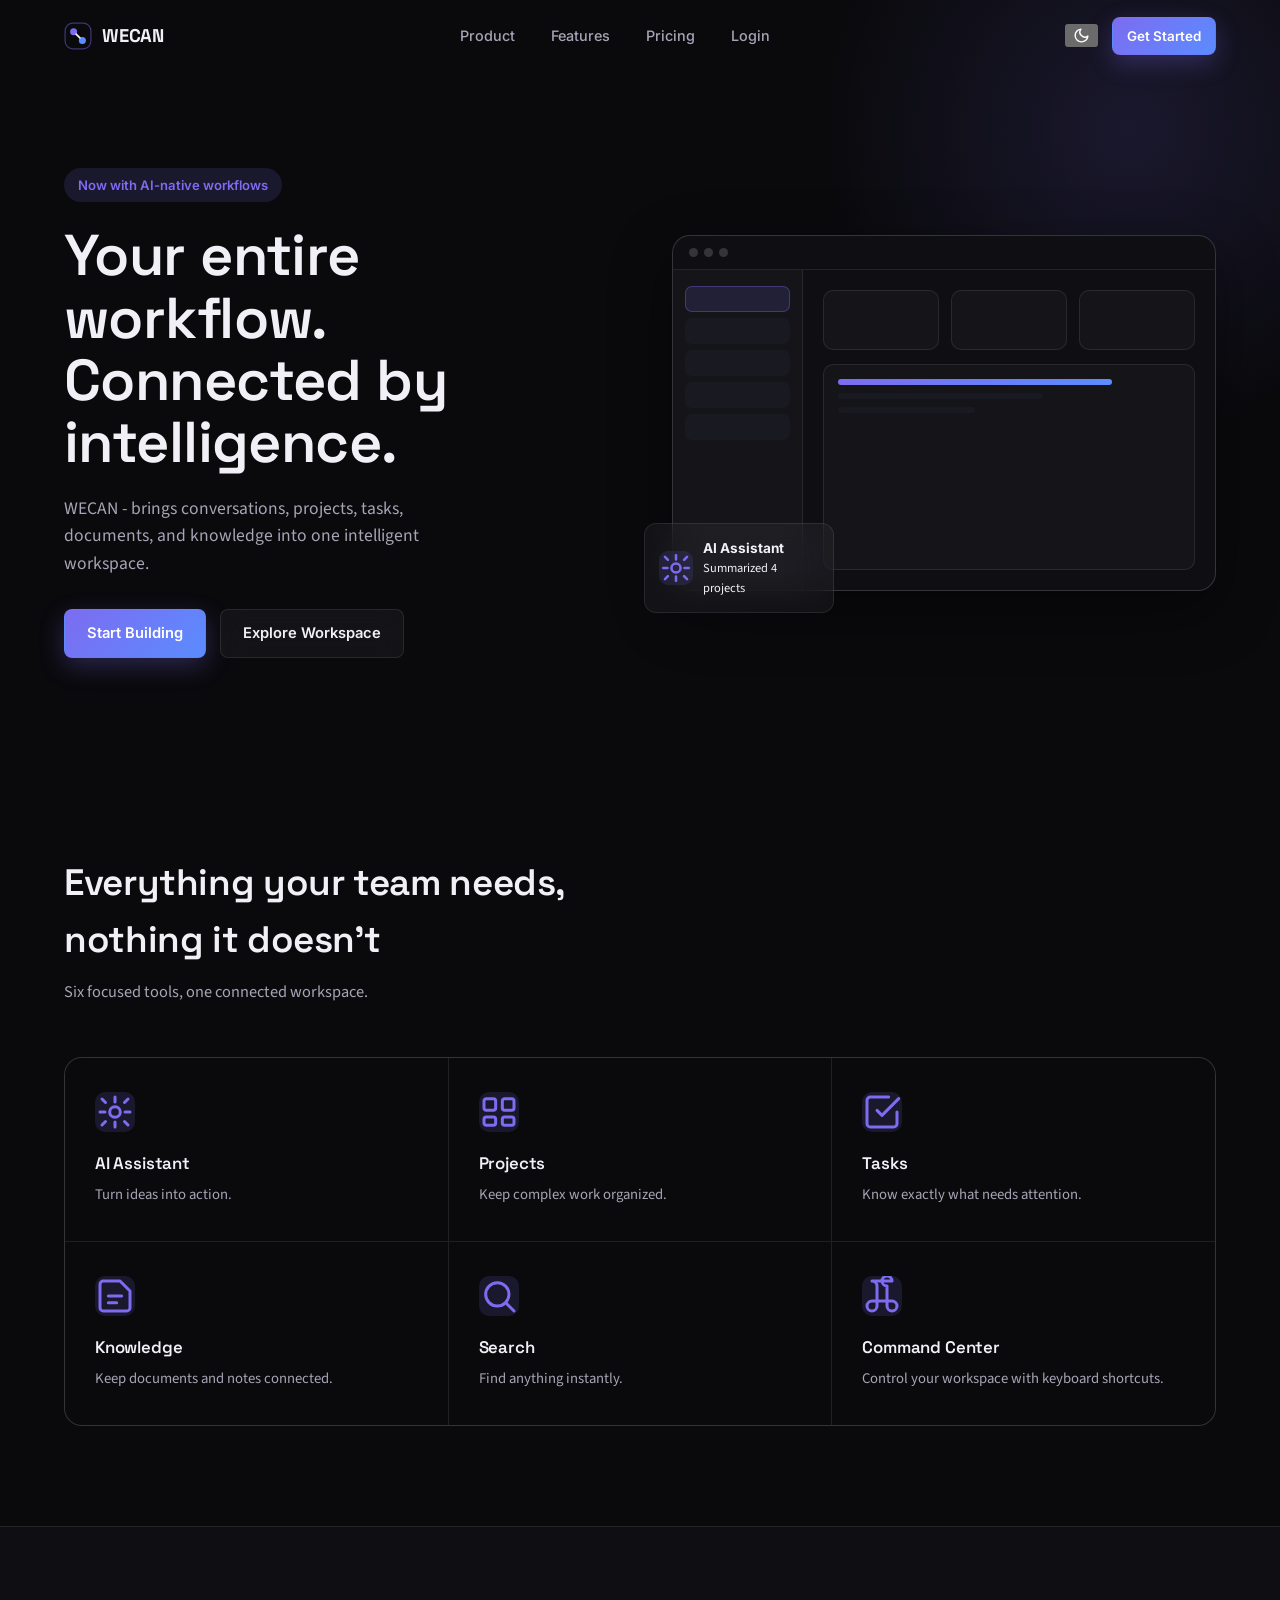
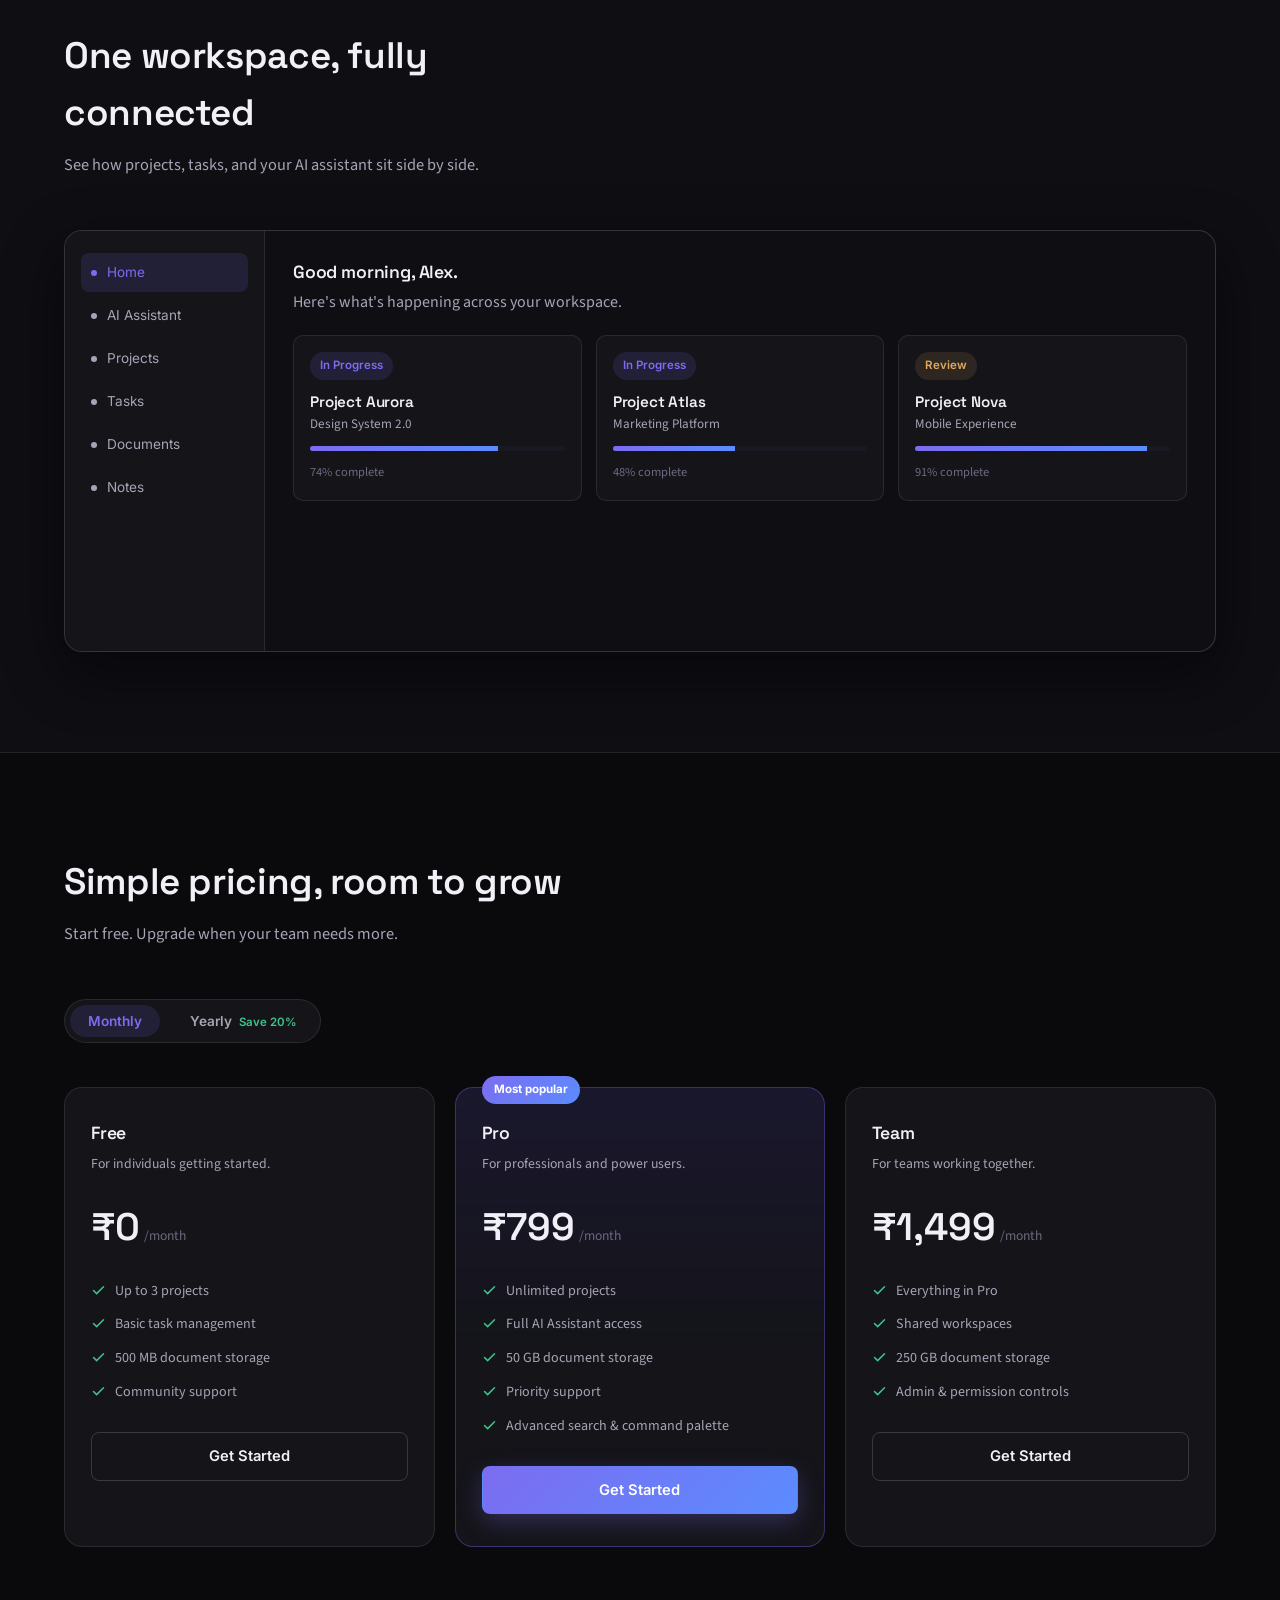
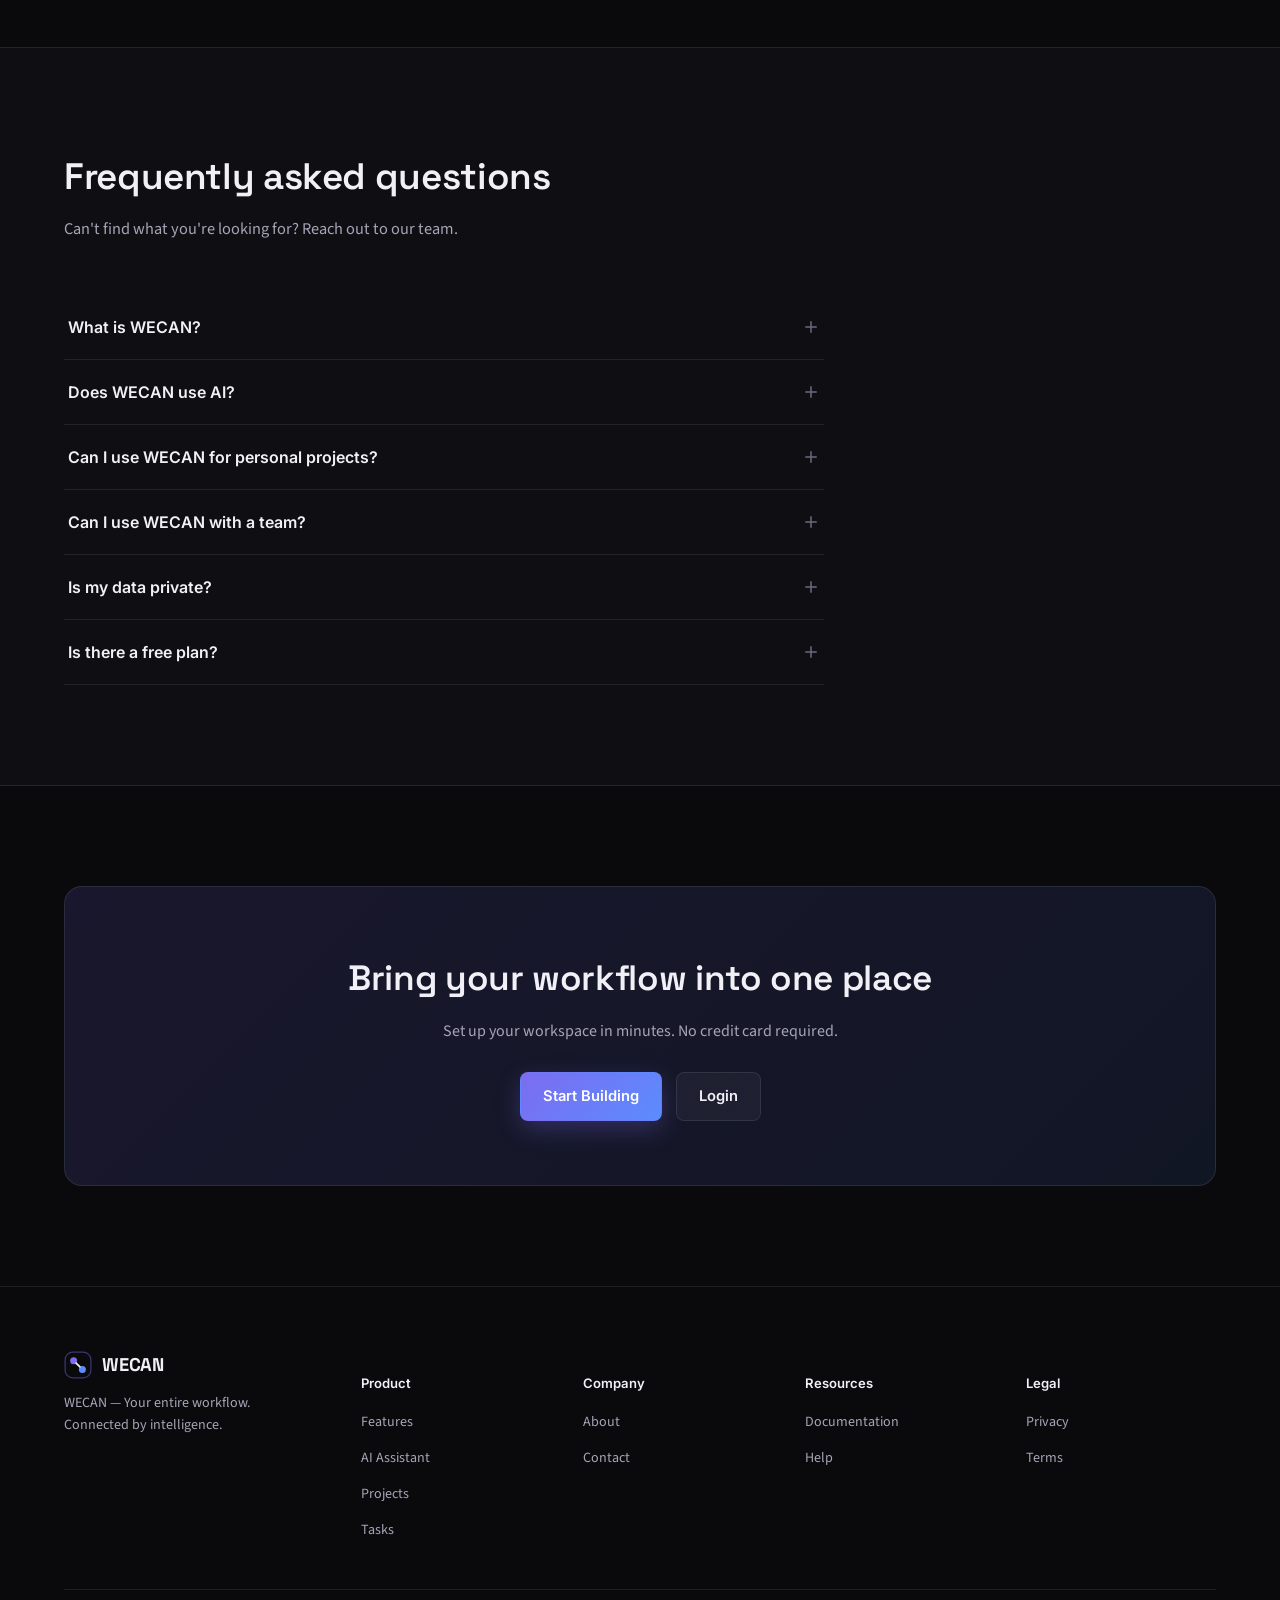
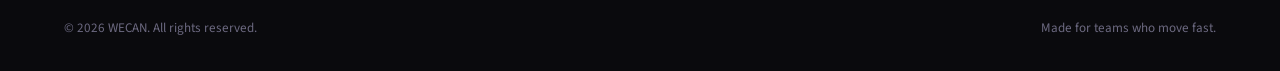
<file: index.html>
<!DOCTYPE html>
<html lang="en">
<head>
<meta charset="UTF-8">
<meta name="viewport" content="width=device-width, initial-scale=1.0">
<title>WECAN — Your entire workflow, connected by intelligence.</title>
<meta name="description" content="WECAN brings conversations, projects, tasks, documents, and knowledge into one intelligent workspace.">
<meta property="og:title" content="WECAN — Your entire workflow, connected by intelligence.">
<meta property="og:description" content="WECAN brings conversations, projects, tasks, documents, and knowledge into one intelligent workspace.">
<meta property="og:type" content="website">
<link rel="icon" href="favicon.svg" type="image/svg+xml">
<link rel="stylesheet" href="style.css">
<link rel="stylesheet" href="landing.css">
</head>
<body>

<a href="#main-content" class="visually-hidden">Skip to main content</a>

<!-- Navbar -->
<nav class="nav" aria-label="Primary">
  <div class="nav-inner">
    <a href="index.html" class="brand" aria-label="WECAN home">
      <span class="brand-mark"></span>
      <span class="brand-name">WECAN</span>
    </a>
    <div class="nav-links">
      <a href="#product">Product</a>
      <a href="#features">Features</a>
      <a href="#pricing">Pricing</a>
      <a href="login.html">Login</a>
    </div>
    <div class="nav-actions">
      <button class="icon-btn" data-theme-toggle aria-label="Toggle theme"><span data-theme-icon></span></button>
      <a href="signup.html" class="btn btn-primary btn-sm">Get Started</a>
    </div>
    <button class="nav-toggle" aria-label="Open menu" aria-expanded="false">
      <svg width="20" height="20" viewBox="0 0 24 24" fill="none" stroke="currentColor" stroke-width="2" stroke-linecap="round"><path d="M4 7h16M4 12h16M4 17h16"/></svg>
    </button>
  </div>
  <div class="mobile-menu" id="mobile-menu">
    <a href="#product">Product</a>
    <a href="#features">Features</a>
    <a href="#pricing">Pricing</a>
    <a href="login.html">Login</a>
    <a href="signup.html" class="btn btn-primary">Get Started</a>
  </div>
</nav>

<main id="main-content">

  <!-- Hero -->
  <section class="hero">
    <div class="container hero-grid">
      <div>
        <span class="hero-eyebrow">Now with AI-native workflows</span>
        <h1>Your entire workflow. Connected by intelligence.</h1>
        <p class="lead">WECAN - brings conversations, projects, tasks, documents, and knowledge into one intelligent workspace.</p>
        <div class="hero-actions">
          <a href="signup.html" class="btn btn-primary">Start Building</a>
          <a href="#product" class="btn btn-ghost">Explore Workspace</a>
        </div>
      </div>
      <div class="preview-shell">
        <div class="preview-window glass">
          <div class="preview-bar"><span></span><span></span><span></span></div>
          <div class="preview-body">
            <div class="preview-side">
              <div class="side-item active"></div>
              <div class="side-item"></div>
              <div class="side-item"></div>
              <div class="side-item"></div>
              <div class="side-item"></div>
            </div>
            <div class="preview-main">
              <div class="preview-row">
                <div class="preview-stat"></div>
                <div class="preview-stat"></div>
                <div class="preview-stat"></div>
              </div>
              <div class="preview-panel">
                <div class="preview-bar-fill w80"></div>
                <div class="preview-bar-fill w60"></div>
                <div class="preview-bar-fill w40"></div>
              </div>
            </div>
          </div>
        </div>
        <div class="preview-float-card glass">
          <div class="pf-icon"><svg viewBox="0 0 24 24" fill="none" stroke="currentColor" stroke-width="1.8" stroke-linecap="round" stroke-linejoin="round"><path d="M12 3v3M12 18v3M4.2 4.2l2.1 2.1M17.7 17.7l2.1 2.1M3 12h3M18 12h3M4.2 19.8l2.1-2.1M17.7 6.3l2.1-2.1"/><circle cx="12" cy="12" r="3.2"/></svg></div>
          <div class="pf-text"><strong>AI Assistant</strong>Summarized 4 projects</div>
        </div>
      </div>
    </div>
  </section>

  <!-- Features -->
  <section class="section" id="features">
    <div class="container">
      <div class="section-head">
        <h2>Everything your team needs, nothing it doesn't</h2>
        <p>Six focused tools, one connected workspace.</p>
      </div>
      <div class="feature-grid">
        <div class="feature-card">
          <div class="feature-icon"><svg viewBox="0 0 24 24" fill="none" stroke="currentColor" stroke-width="1.8" stroke-linecap="round" stroke-linejoin="round"><path d="M12 3v3M12 18v3M4.2 4.2l2.1 2.1M17.7 17.7l2.1 2.1M3 12h3M18 12h3M4.2 19.8l2.1-2.1M17.7 6.3l2.1-2.1"/><circle cx="12" cy="12" r="3.2"/></svg></div>
          <h3>AI Assistant</h3>
          <p>Turn ideas into action.</p>
        </div>
        <div class="feature-card">
          <div class="feature-icon"><svg viewBox="0 0 24 24" fill="none" stroke="currentColor" stroke-width="1.8" stroke-linecap="round" stroke-linejoin="round"><rect x="3" y="4" width="7" height="7" rx="1.4"/><rect x="14" y="4" width="7" height="7" rx="1.4"/><rect x="3" y="15" width="7" height="5" rx="1.4"/><rect x="14" y="15" width="7" height="5" rx="1.4"/></svg></div>
          <h3>Projects</h3>
          <p>Keep complex work organized.</p>
        </div>
        <div class="feature-card">
          <div class="feature-icon"><svg viewBox="0 0 24 24" fill="none" stroke="currentColor" stroke-width="1.8" stroke-linecap="round" stroke-linejoin="round"><path d="M9 11l3 3L22 4"/><path d="M21 12v7a2 2 0 01-2 2H5a2 2 0 01-2-2V5a2 2 0 012-2h11"/></svg></div>
          <h3>Tasks</h3>
          <p>Know exactly what needs attention.</p>
        </div>
        <div class="feature-card">
          <div class="feature-icon"><svg viewBox="0 0 24 24" fill="none" stroke="currentColor" stroke-width="1.8" stroke-linecap="round" stroke-linejoin="round"><path d="M3 5a2 2 0 012-2h10l6 6v10a2 2 0 01-2 2H5a2 2 0 01-2-2z"/><path d="M8 12h8M8 16h5"/></svg></div>
          <h3>Knowledge</h3>
          <p>Keep documents and notes connected.</p>
        </div>
        <div class="feature-card">
          <div class="feature-icon"><svg viewBox="0 0 24 24" fill="none" stroke="currentColor" stroke-width="1.8" stroke-linecap="round" stroke-linejoin="round"><circle cx="11" cy="11" r="7"/><path d="M21 21l-4.3-4.3"/></svg></div>
          <h3>Search</h3>
          <p>Find anything instantly.</p>
        </div>
        <div class="feature-card">
          <div class="feature-icon"><svg viewBox="0 0 24 24" fill="none" stroke="currentColor" stroke-width="1.8" stroke-linecap="round" stroke-linejoin="round"><path d="M6 3a3 3 0 013 3v12a3 3 0 11-3-3h12a3 3 0 11-3 3V6a3 3 0 113-3H6z"/></svg></div>
          <h3>Command Center</h3>
          <p>Control your workspace with keyboard shortcuts.</p>
        </div>
      </div>
    </div>
  </section>

  <!-- Product showcase -->
  <section class="section section-alt" id="product">
    <div class="container">
      <div class="section-head">
        <h2>One workspace, fully connected</h2>
        <p>See how projects, tasks, and your AI assistant sit side by side.</p>
      </div>
      <div class="showcase-window">
        <div class="showcase-body">
          <div class="showcase-side">
            <div class="s-item active"><span class="dot"></span>Home</div>
            <div class="s-item"><span class="dot"></span>AI Assistant</div>
            <div class="s-item"><span class="dot"></span>Projects</div>
            <div class="s-item"><span class="dot"></span>Tasks</div>
            <div class="s-item"><span class="dot"></span>Documents</div>
            <div class="s-item"><span class="dot"></span>Notes</div>
          </div>
          <div class="showcase-main">
            <div class="sm-head">
              <h4>Good morning, Alex.</h4>
              <p>Here's what's happening across your workspace.</p>
            </div>
            <div class="showcase-cards">
              <div class="showcase-card">
                <span class="badge badge-violet">In Progress</span>
                <h4 style="font-size:0.95rem;margin-top:10px;">Project Aurora</h4>
                <p style="font-size:0.82rem;">Design System 2.0</p>
                <div class="sc-progress"><span style="width:74%"></span></div>
                <span class="text-muted" style="font-size:0.78rem;">74% complete</span>
              </div>
              <div class="showcase-card">
                <span class="badge badge-violet">In Progress</span>
                <h4 style="font-size:0.95rem;margin-top:10px;">Project Atlas</h4>
                <p style="font-size:0.82rem;">Marketing Platform</p>
                <div class="sc-progress"><span style="width:48%"></span></div>
                <span class="text-muted" style="font-size:0.78rem;">48% complete</span>
              </div>
              <div class="showcase-card">
                <span class="badge badge-amber">Review</span>
                <h4 style="font-size:0.95rem;margin-top:10px;">Project Nova</h4>
                <p style="font-size:0.82rem;">Mobile Experience</p>
                <div class="sc-progress"><span style="width:91%"></span></div>
                <span class="text-muted" style="font-size:0.78rem;">91% complete</span>
              </div>
            </div>
          </div>
        </div>
      </div>
    </div>
  </section>

  <!-- Pricing -->
  <section class="section" id="pricing">
    <div class="container">
      <div class="section-head">
        <h2>Simple pricing, room to grow</h2>
        <p>Start free. Upgrade when your team needs more.</p>
      </div>
      <div class="pricing-toggle">
        <button data-period="monthly" class="active">Monthly</button>
        <button data-period="yearly">Yearly <span class="save-tag">Save 20%</span></button>
      </div>
      <div class="pricing-grid">
        <div class="card price-card">
          <h3>Free</h3>
          <p class="price-desc">For individuals getting started.</p>
          <div class="price-amount"><span class="amt" data-price-monthly="₹0" data-price-yearly="₹0">₹0</span><span class="per">/month</span></div>
          <ul class="price-list">
            <li><svg width="15" height="15" viewBox="0 0 24 24" fill="none" stroke="currentColor" stroke-width="2.4" stroke-linecap="round" stroke-linejoin="round"><path d="M20 6L9 17l-5-5"/></svg> Up to 3 projects</li>
            <li><svg width="15" height="15" viewBox="0 0 24 24" fill="none" stroke="currentColor" stroke-width="2.4" stroke-linecap="round" stroke-linejoin="round"><path d="M20 6L9 17l-5-5"/></svg> Basic task management</li>
            <li><svg width="15" height="15" viewBox="0 0 24 24" fill="none" stroke="currentColor" stroke-width="2.4" stroke-linecap="round" stroke-linejoin="round"><path d="M20 6L9 17l-5-5"/></svg> 500 MB document storage</li>
            <li><svg width="15" height="15" viewBox="0 0 24 24" fill="none" stroke="currentColor" stroke-width="2.4" stroke-linecap="round" stroke-linejoin="round"><path d="M20 6L9 17l-5-5"/></svg> Community support</li>
          </ul>
          <a href="signup.html" class="btn btn-outline btn-block">Get Started</a>
        </div>
        <div class="card price-card featured">
          <span class="plan-tag">Most popular</span>
          <h3>Pro</h3>
          <p class="price-desc">For professionals and power users.</p>
          <div class="price-amount"><span class="amt" data-price-monthly="₹799" data-price-yearly="₹639">₹799</span><span class="per">/month</span></div>
          <ul class="price-list">
            <li><svg width="15" height="15" viewBox="0 0 24 24" fill="none" stroke="currentColor" stroke-width="2.4" stroke-linecap="round" stroke-linejoin="round"><path d="M20 6L9 17l-5-5"/></svg> Unlimited projects</li>
            <li><svg width="15" height="15" viewBox="0 0 24 24" fill="none" stroke="currentColor" stroke-width="2.4" stroke-linecap="round" stroke-linejoin="round"><path d="M20 6L9 17l-5-5"/></svg> Full AI Assistant access</li>
            <li><svg width="15" height="15" viewBox="0 0 24 24" fill="none" stroke="currentColor" stroke-width="2.4" stroke-linecap="round" stroke-linejoin="round"><path d="M20 6L9 17l-5-5"/></svg> 50 GB document storage</li>
            <li><svg width="15" height="15" viewBox="0 0 24 24" fill="none" stroke="currentColor" stroke-width="2.4" stroke-linecap="round" stroke-linejoin="round"><path d="M20 6L9 17l-5-5"/></svg> Priority support</li>
            <li><svg width="15" height="15" viewBox="0 0 24 24" fill="none" stroke="currentColor" stroke-width="2.4" stroke-linecap="round" stroke-linejoin="round"><path d="M20 6L9 17l-5-5"/></svg> Advanced search & command palette</li>
          </ul>
          <a href="signup.html" class="btn btn-primary btn-block">Get Started</a>
        </div>
        <div class="card price-card">
          <h3>Team</h3>
          <p class="price-desc">For teams working together.</p>
          <div class="price-amount"><span class="amt" data-price-monthly="₹1,499" data-price-yearly="₹1,199">₹1,499</span><span class="per">/month</span></div>
          <ul class="price-list">
            <li><svg width="15" height="15" viewBox="0 0 24 24" fill="none" stroke="currentColor" stroke-width="2.4" stroke-linecap="round" stroke-linejoin="round"><path d="M20 6L9 17l-5-5"/></svg> Everything in Pro</li>
            <li><svg width="15" height="15" viewBox="0 0 24 24" fill="none" stroke="currentColor" stroke-width="2.4" stroke-linecap="round" stroke-linejoin="round"><path d="M20 6L9 17l-5-5"/></svg> Shared workspaces</li>
            <li><svg width="15" height="15" viewBox="0 0 24 24" fill="none" stroke="currentColor" stroke-width="2.4" stroke-linecap="round" stroke-linejoin="round"><path d="M20 6L9 17l-5-5"/></svg> 250 GB document storage</li>
            <li><svg width="15" height="15" viewBox="0 0 24 24" fill="none" stroke="currentColor" stroke-width="2.4" stroke-linecap="round" stroke-linejoin="round"><path d="M20 6L9 17l-5-5"/></svg> Admin & permission controls</li>
          </ul>
          <a href="signup.html" class="btn btn-outline btn-block">Get Started</a>
        </div>
      </div>
    </div>
  </section>

  <!-- FAQ -->
  <section class="section section-alt">
    <div class="container">
      <div class="section-head">
        <h2>Frequently asked questions</h2>
        <p>Can't find what you're looking for? Reach out to our team.</p>
      </div>
      <div class="faq-list">
        <div class="faq-item">
          <button class="faq-q" aria-expanded="false">What is WECAN?<span><svg width="18" height="18" viewBox="0 0 24 24" fill="none" stroke="currentColor" stroke-width="2" stroke-linecap="round"><path d="M12 5v14M5 12h14"/></svg></span></button>
          <div class="faq-a"><p>WECAN is an intelligent workspace that brings your projects, tasks, documents, and notes together with an AI assistant that understands the context of your work.</p></div>
        </div>
        <div class="faq-item">
          <button class="faq-q" aria-expanded="false">Does WECAN use AI?<span><svg width="18" height="18" viewBox="0 0 24 24" fill="none" stroke="currentColor" stroke-width="2" stroke-linecap="round"><path d="M12 5v14M5 12h14"/></svg></span></button>
          <div class="faq-a"><p>Yes. The AI Assistant can summarize projects, surface overdue tasks, and help you plan your day, right from the workspace.</p></div>
        </div>
        <div class="faq-item">
          <button class="faq-q" aria-expanded="false">Can I use WECAN for personal projects?<span><svg width="18" height="18" viewBox="0 0 24 24" fill="none" stroke="currentColor" stroke-width="2" stroke-linecap="round"><path d="M12 5v14M5 12h14"/></svg></span></button>
          <div class="faq-a"><p>Absolutely. The Free plan is built for individuals organizing personal work, side projects, or freelance clients.</p></div>
        </div>
        <div class="faq-item">
          <button class="faq-q" aria-expanded="false">Can I use WECAN with a team?<span><svg width="18" height="18" viewBox="0 0 24 24" fill="none" stroke="currentColor" stroke-width="2" stroke-linecap="round"><path d="M12 5v14M5 12h14"/></svg></span></button>
          <div class="faq-a"><p>Yes. The Team plan adds shared workspaces, permission controls, and collaborative projects for teams of any size.</p></div>
        </div>
        <div class="faq-item">
          <button class="faq-q" aria-expanded="false">Is my data private?<span><svg width="18" height="18" viewBox="0 0 24 24" fill="none" stroke="currentColor" stroke-width="2" stroke-linecap="round"><path d="M12 5v14M5 12h14"/></svg></span></button>
          <div class="faq-a"><p>Your workspace data stays yours. WECAN never sells your data, and Team plans include admin controls over access and sharing.</p></div>
        </div>
        <div class="faq-item">
          <button class="faq-q" aria-expanded="false">Is there a free plan?<span><svg width="18" height="18" viewBox="0 0 24 24" fill="none" stroke="currentColor" stroke-width="2" stroke-linecap="round"><path d="M12 5v14M5 12h14"/></svg></span></button>
          <div class="faq-a"><p>Yes, the Free plan includes up to 3 projects, basic task management, and 500 MB of document storage at no cost.</p></div>
        </div>
      </div>
    </div>
  </section>

  <!-- Final CTA -->
  <section class="section">
    <div class="container">
      <div class="cta-banner">
        <h2>Bring your workflow into one place</h2>
        <p>Set up your workspace in minutes. No credit card required.</p>
        <div class="cta-actions">
          <a href="signup.html" class="btn btn-primary">Start Building</a>
          <a href="login.html" class="btn btn-ghost">Login</a>
        </div>
      </div>
    </div>
  </section>

</main>

<!-- Footer -->
<footer class="footer">
  <div class="container">
    <div class="footer-top">
      <div class="footer-brand">
        <a href="index.html" class="brand">
          <span class="brand-mark"></span>
          <span class="brand-name">WECAN</span>
        </a>
        <p>WECAN — Your entire workflow. Connected by intelligence.</p>
      </div>
      <div class="footer-col">
        <h5>Product</h5>
        <ul>
          <li><a href="#features">Features</a></li>
          <li><a href="#features">AI Assistant</a></li>
          <li><a href="#features">Projects</a></li>
          <li><a href="#features">Tasks</a></li>
        </ul>
      </div>
      <div class="footer-col">
        <h5>Company</h5>
        <ul>
          <li><a href="#">About</a></li>
          <li><a href="#">Contact</a></li>
        </ul>
      </div>
      <div class="footer-col">
        <h5>Resources</h5>
        <ul>
          <li><a href="#">Documentation</a></li>
          <li><a href="#">Help</a></li>
        </ul>
      </div>
      <div class="footer-col">
        <h5>Legal</h5>
        <ul>
          <li><a href="#">Privacy</a></li>
          <li><a href="#">Terms</a></li>
        </ul>
      </div>
    </div>
    <div class="footer-bottom">
      <span>© 2026 WECAN. All rights reserved.</span>
      <span>Made for teams who move fast.</span>
    </div>
  </div>
</footer>

<div id="toast-region"></div>

<script src="storage.js"></script>
<script src="main.js"></script>
</body>
</html>
</file>
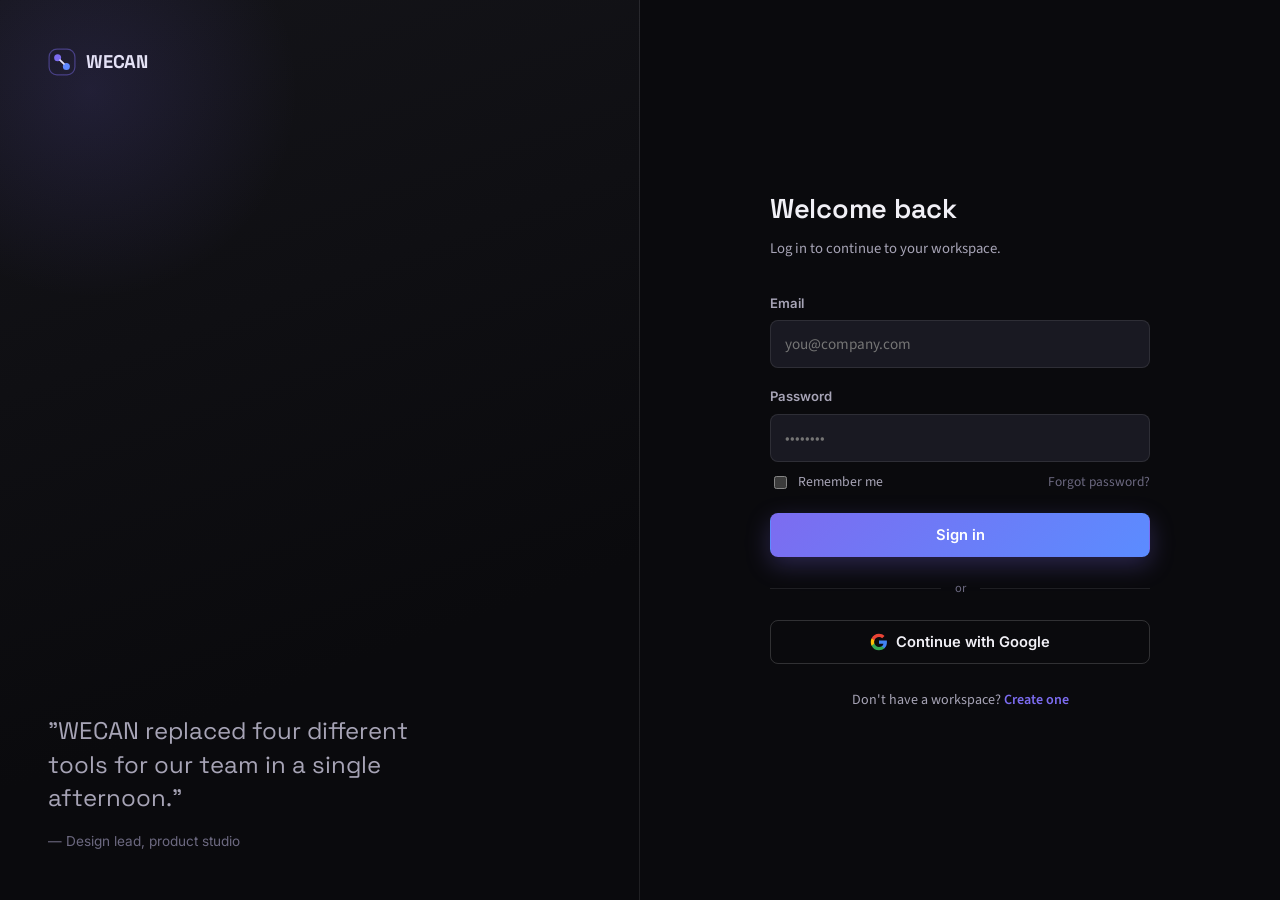
<file: login.html>
<!DOCTYPE html>
<html lang="en">
<head>
<meta charset="UTF-8">
<meta name="viewport" content="width=device-width, initial-scale=1.0">
<title>Log in — WECAN</title>
<meta name="description" content="Log in to your WECAN workspace.">
<link rel="icon" href="favicon.svg" type="image/svg+xml">
<link rel="stylesheet" href="style.css">
<link rel="stylesheet" href="landing.css">
</head>
<body>

<div class="auth-shell">
  <div class="auth-visual">
    <a href="index.html" class="brand">
      <span class="brand-mark"></span>
      <span class="brand-name">WECAN</span>
    </a>
    <div>
      <p class="quote">"WECAN replaced four different tools for our team in a single afternoon."</p>
      <p class="quote-attr">— Design lead, product studio</p>
    </div>
  </div>

  <div class="auth-form-side">
    <div class="auth-form-wrap">
      <a href="index.html" class="brand" style="display:none;"></a>
      <h1>Welcome back</h1>
      <p class="auth-sub">Log in to continue to your workspace.</p>

      <form id="login-form" novalidate>
        <div class="field" id="field-email">
          <label for="login-email">Email</label>
          <input type="email" id="login-email" placeholder="you@company.com" autocomplete="email">
          <span class="field-error">Enter a valid email address.</span>
        </div>
        <div class="field" id="field-password">
          <label for="login-password">Password</label>
          <input type="password" id="login-password" placeholder="••••••••" autocomplete="current-password">
          <span class="field-error">Password must be at least 6 characters.</span>
        </div>
        <div class="form-row-split">
          <label class="checkbox-row">
            <input type="checkbox" id="remember-me">
            Remember me
          </label>
          <a href="#" class="link-muted">Forgot password?</a>
        </div>
        <button type="submit" class="btn btn-primary btn-block">Sign in</button>
      </form>

      <div class="auth-divider">or</div>
      <button type="button" class="btn btn-outline btn-block" id="google-btn">
        <svg width="18" height="18" viewBox="0 0 24 24"><path fill="#4285F4" d="M22.56 12.25c0-.78-.07-1.53-.2-2.25H12v4.26h5.92a5.07 5.07 0 01-2.2 3.32v2.77h3.57c2.08-1.92 3.28-4.74 3.28-8.1z"/><path fill="#34A853" d="M12 23c2.97 0 5.46-.98 7.28-2.66l-3.57-2.77c-.99.66-2.25 1.06-3.71 1.06-2.86 0-5.29-1.93-6.16-4.53H2.18v2.85A11 11 0 0012 23z"/><path fill="#FBBC05" d="M5.84 14.09A6.6 6.6 0 015.5 12c0-.73.13-1.43.34-2.09V7.06H2.18A11 11 0 001 12c0 1.77.43 3.45 1.18 4.94z"/><path fill="#EA4335" d="M12 5.38c1.62 0 3.06.56 4.21 1.64l3.15-3.15C17.45 2.09 14.97 1 12 1a11 11 0 00-9.82 6.06l3.66 2.85C6.71 7.31 9.14 5.38 12 5.38z"/></svg>
        Continue with Google
      </button>

      <p class="auth-foot">Don't have a workspace? <a href="signup.html">Create one</a></p>
    </div>
  </div>
</div>

<div id="toast-region"></div>

<script src="storage.js"></script>
<script src="main.js"></script>
<script>
  document.getElementById('google-btn').addEventListener('click', () => {
    showToast('This is a UI preview — Google sign-in isn\u2019t connected yet.');
  });
</script>
</body>
</html>
</file>
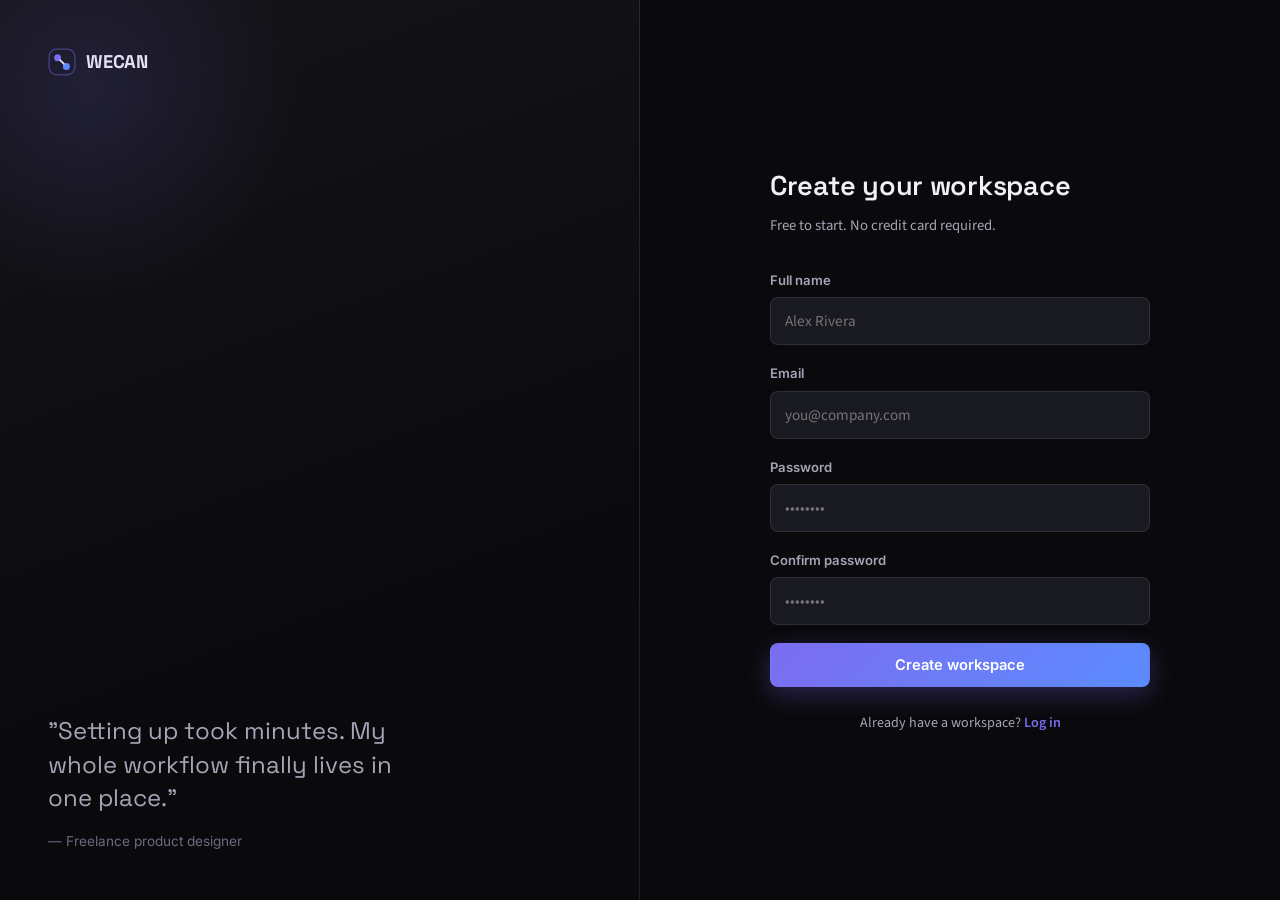
<file: signup.html>
<!DOCTYPE html>
<html lang="en">
<head>
<meta charset="UTF-8">
<meta name="viewport" content="width=device-width, initial-scale=1.0">
<title>Create your workspace — WECAN</title>
<meta name="description" content="Create your WECAN workspace in minutes.">
<link rel="icon" href="favicon.svg" type="image/svg+xml">
<link rel="stylesheet" href="style.css">
<link rel="stylesheet" href="landing.css">
</head>
<body>

<div class="auth-shell">
  <div class="auth-visual">
    <a href="index.html" class="brand">
      <span class="brand-mark"></span>
      <span class="brand-name">WECAN</span>
    </a>
    <div>
      <p class="quote">"Setting up took minutes. My whole workflow finally lives in one place."</p>
      <p class="quote-attr">— Freelance product designer</p>
    </div>
  </div>

  <div class="auth-form-side">
    <div class="auth-form-wrap">
      <h1>Create your workspace</h1>
      <p class="auth-sub">Free to start. No credit card required.</p>

      <form id="signup-form" novalidate>
        <div class="field" id="field-name">
          <label for="signup-name">Full name</label>
          <input type="text" id="signup-name" placeholder="Alex Rivera" autocomplete="name">
          <span class="field-error">Enter your full name.</span>
        </div>
        <div class="field" id="field-signup-email">
          <label for="signup-email">Email</label>
          <input type="email" id="signup-email" placeholder="you@company.com" autocomplete="email">
          <span class="field-error">Enter a valid email address.</span>
        </div>
        <div class="field" id="field-signup-password">
          <label for="signup-password">Password</label>
          <input type="password" id="signup-password" placeholder="••••••••" autocomplete="new-password">
          <span class="field-error">Password must be at least 6 characters.</span>
        </div>
        <div class="field" id="field-confirm-password">
          <label for="signup-confirm">Confirm password</label>
          <input type="password" id="signup-confirm" placeholder="••••••••" autocomplete="new-password">
          <span class="field-error">Passwords do not match.</span>
        </div>
        <button type="submit" class="btn btn-primary btn-block">Create workspace</button>
      </form>

      <p class="auth-foot">Already have a workspace? <a href="login.html">Log in</a></p>
    </div>
  </div>
</div>

<div id="toast-region"></div>

<script src="storage.js"></script>
<script src="main.js"></script>
</body>
</html>
</file>
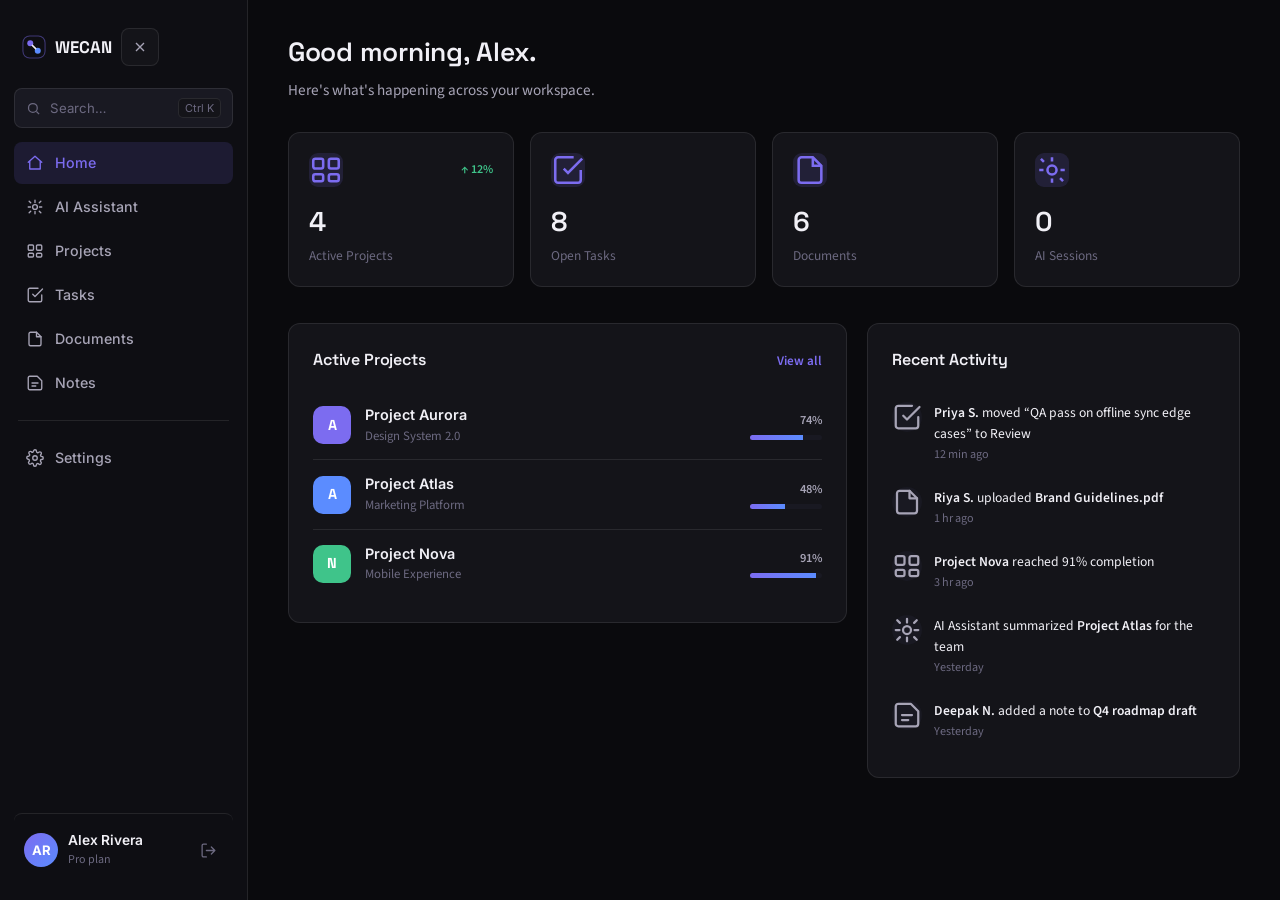
<file: workspace.html>
<!DOCTYPE html>
<html lang="en">
<head>
<meta charset="UTF-8">
<meta name="viewport" content="width=device-width, initial-scale=1.0">
<title>Home — WECAN</title>
<link rel="icon" href="favicon.svg" type="image/svg+xml">
<link rel="stylesheet" href="style.css">
<link rel="stylesheet" href="workspace.css">
</head>
<body>

<div class="sidebar-scrim"></div>

<div class="app-shell">

  <!-- Sidebar -->
  <aside class="sidebar" aria-label="Primary navigation">
    <div class="sidebar-brand">
      <span class="brand-mark"></span>
      <span>WECAN</span>
      <button class="icon-btn sidebar-close" id="close-sidebar" aria-label="Close menu">
        <svg width="16" height="16" viewBox="0 0 24 24" fill="none" stroke="currentColor" stroke-width="2"><path d="M18 6L6 18M6 6l12 12"/></svg>
      </button>
    </div>

    <button class="sidebar-search" data-open-search aria-label="Search workspace">
      <svg width="15" height="15" viewBox="0 0 24 24" fill="none" stroke="currentColor" stroke-width="2"><circle cx="11" cy="11" r="7"/><path d="M21 21l-4.3-4.3"/></svg>
      <span>Search…</span>
      <kbd>Ctrl K</kbd>
    </button>

    <nav class="sidebar-nav">
      <a href="#" class="side-link active" data-view="home">
        <svg viewBox="0 0 24 24" fill="none" stroke="currentColor" stroke-width="1.8" stroke-linecap="round" stroke-linejoin="round"><path d="M3 11l9-8 9 8"/><path d="M5 10v10h14V10"/></svg>
        Home
      </a>
      <a href="#" class="side-link" data-view="ai">
        <svg viewBox="0 0 24 24" fill="none" stroke="currentColor" stroke-width="1.8" stroke-linecap="round" stroke-linejoin="round"><path d="M12 3v3M12 18v3M4.2 4.2l2.1 2.1M17.7 17.7l2.1 2.1M3 12h3M18 12h3M4.2 19.8l2.1-2.1M17.7 6.3l2.1-2.1"/><circle cx="12" cy="12" r="3.2"/></svg>
        AI Assistant
      </a>
      <a href="#" class="side-link" data-view="projects">
        <svg viewBox="0 0 24 24" fill="none" stroke="currentColor" stroke-width="1.8" stroke-linecap="round" stroke-linejoin="round"><rect x="3" y="4" width="7" height="7" rx="1.4"/><rect x="14" y="4" width="7" height="7" rx="1.4"/><rect x="3" y="15" width="7" height="5" rx="1.4"/><rect x="14" y="15" width="7" height="5" rx="1.4"/></svg>
        Projects
      </a>
      <a href="#" class="side-link" data-view="tasks">
        <svg viewBox="0 0 24 24" fill="none" stroke="currentColor" stroke-width="1.8" stroke-linecap="round" stroke-linejoin="round"><path d="M9 11l3 3L22 4"/><path d="M21 12v7a2 2 0 01-2 2H5a2 2 0 01-2-2V5a2 2 0 012-2h11"/></svg>
        Tasks
      </a>
      <a href="#" class="side-link" data-view="documents">
        <svg viewBox="0 0 24 24" fill="none" stroke="currentColor" stroke-width="1.8" stroke-linecap="round" stroke-linejoin="round"><path d="M14 3H6a2 2 0 00-2 2v14a2 2 0 002 2h12a2 2 0 002-2V9z"/><path d="M14 3v6h6"/></svg>
        Documents
      </a>
      <a href="#" class="side-link" data-view="notes">
        <svg viewBox="0 0 24 24" fill="none" stroke="currentColor" stroke-width="1.8" stroke-linecap="round" stroke-linejoin="round"><path d="M3 5a2 2 0 012-2h10l6 6v10a2 2 0 01-2 2H5a2 2 0 01-2-2z"/><path d="M8 12h8M8 16h5"/></svg>
        Notes
      </a>
      <div class="sidebar-divider"></div>
      <a href="#" class="side-link" data-view="settings">
        <svg viewBox="0 0 24 24" fill="none" stroke="currentColor" stroke-width="1.8" stroke-linecap="round" stroke-linejoin="round"><circle cx="12" cy="12" r="3"/><path d="M19.4 15a1.7 1.7 0 00.3 1.9l.1.1a2 2 0 11-2.9 2.9l-.1-.1a1.7 1.7 0 00-1.9-.3 1.7 1.7 0 00-1 1.6V21a2 2 0 01-4 0v-.2a1.7 1.7 0 00-1-1.6 1.7 1.7 0 00-1.9.3l-.1.1a2 2 0 11-2.9-2.9l.1-.1a1.7 1.7 0 00.3-1.9 1.7 1.7 0 00-1.6-1H3a2 2 0 010-4h.2a1.7 1.7 0 001.6-1 1.7 1.7 0 00-.3-1.9l-.1-.1a2 2 0 112.9-2.9l.1.1a1.7 1.7 0 001.9.3H9a1.7 1.7 0 001-1.6V3a2 2 0 014 0v.2a1.7 1.7 0 001 1.6 1.7 1.7 0 001.9-.3l.1-.1a2 2 0 112.9 2.9l-.1.1a1.7 1.7 0 00-.3 1.9V9a1.7 1.7 0 001.6 1H21a2 2 0 010 4h-.2a1.7 1.7 0 00-1.6 1z"/></svg>
        Settings
      </a>
    </nav>

    <div class="sidebar-user">
      <div class="avatar" data-user-initials>AR</div>
      <div>
        <div class="u-name" data-user-name>Alex Rivera</div>
        <div class="u-plan" data-user-plan>Pro plan</div>
      </div>
      <button id="logout-btn" aria-label="Log out">
        <svg width="17" height="17" viewBox="0 0 24 24" fill="none" stroke="currentColor" stroke-width="1.8" stroke-linecap="round" stroke-linejoin="round"><path d="M9 21H5a2 2 0 01-2-2V5a2 2 0 012-2h4"/><path d="M16 17l5-5-5-5M21 12H9"/></svg>
      </button>
    </div>
  </aside>

  <div>
    <!-- Mobile topbar -->
    <div class="topbar">
      <button class="icon-btn" id="open-sidebar" aria-label="Open menu">
        <svg width="18" height="18" viewBox="0 0 24 24" fill="none" stroke="currentColor" stroke-width="2" stroke-linecap="round"><path d="M4 7h16M4 12h16M4 17h16"/></svg>
      </button>
      <span class="brand-mark"></span>
      <div class="topbar-actions">
        <button class="icon-btn" data-open-search aria-label="Search">
          <svg width="17" height="17" viewBox="0 0 24 24" fill="none" stroke="currentColor" stroke-width="2"><circle cx="11" cy="11" r="7"/><path d="M21 21l-4.3-4.3"/></svg>
        </button>
        <button class="icon-btn" data-theme-toggle aria-label="Toggle theme"><span data-theme-icon></span></button>
      </div>
    </div>

    <main class="main">

      <!-- HOME / DASHBOARD -->
      <section class="view active" id="view-home">
        <div class="view-head">
          <div>
            <h1>Good morning, <span data-user-firstname>Alex</span>.</h1>
            <p class="sub">Here's what's happening across your workspace.</p>
          </div>
        </div>

        <div class="stat-grid">
          <div class="card stat-card">
            <div class="stat-top">
              <div class="stat-icon"><svg viewBox="0 0 24 24" fill="none" stroke="currentColor" stroke-width="1.8"><rect x="3" y="4" width="7" height="7" rx="1.4"/><rect x="14" y="4" width="7" height="7" rx="1.4"/><rect x="3" y="15" width="7" height="5" rx="1.4"/><rect x="14" y="15" width="7" height="5" rx="1.4"/></svg></div>
              <span class="stat-trend up">↑ 12%</span>
            </div>
            <div class="stat-value" id="stat-projects">0</div>
            <div class="stat-label">Active Projects</div>
          </div>
          <div class="card stat-card">
            <div class="stat-top">
              <div class="stat-icon"><svg viewBox="0 0 24 24" fill="none" stroke="currentColor" stroke-width="1.8"><path d="M9 11l3 3L22 4"/><path d="M21 12v7a2 2 0 01-2 2H5a2 2 0 01-2-2V5a2 2 0 012-2h11"/></svg></div>
            </div>
            <div class="stat-value" id="stat-tasks">0</div>
            <div class="stat-label">Open Tasks</div>
          </div>
          <div class="card stat-card">
            <div class="stat-top">
              <div class="stat-icon"><svg viewBox="0 0 24 24" fill="none" stroke="currentColor" stroke-width="1.8"><path d="M14 3H6a2 2 0 00-2 2v14a2 2 0 002 2h12a2 2 0 002-2V9z"/><path d="M14 3v6h6"/></svg></div>
            </div>
            <div class="stat-value" id="stat-documents">0</div>
            <div class="stat-label">Documents</div>
          </div>
          <div class="card stat-card">
            <div class="stat-top">
              <div class="stat-icon"><svg viewBox="0 0 24 24" fill="none" stroke="currentColor" stroke-width="1.8"><circle cx="12" cy="12" r="3.2"/><path d="M12 3v3M12 18v3M4.2 4.2l2.1 2.1M17.7 17.7l2.1 2.1M3 12h3M18 12h3"/></svg></div>
            </div>
            <div class="stat-value" id="stat-ai">0</div>
            <div class="stat-label">AI Sessions</div>
          </div>
        </div>

        <div class="dash-grid">
          <div class="card panel">
            <div class="panel-head">
              <h3>Active Projects</h3>
              <a href="#" data-view="projects">View all</a>
            </div>
            <div id="dashboard-projects"></div>
          </div>
          <div class="card panel">
            <div class="panel-head">
              <h3>Recent Activity</h3>
            </div>
            <div id="dashboard-activity"></div>
          </div>
        </div>
      </section>

      <!-- AI ASSISTANT -->
      <section class="view" id="view-ai">
        <div class="view-head">
          <div>
            <h1>AI Assistant</h1>
            <p class="sub">Ask about your projects, tasks, or what to focus on next.</p>
          </div>
        </div>
        <div class="ai-shell">
          <div class="ai-prompt-row">
            <button class="ai-prompt-chip">Summarize my projects</button>
            <button class="ai-prompt-chip">What should I work on today?</button>
            <button class="ai-prompt-chip">Show overdue tasks</button>
            <button class="ai-prompt-chip">Create tasks from this project</button>
          </div>
          <div class="ai-messages" id="ai-messages"></div>
          <div class="ai-input-row">
            <textarea id="ai-textarea" rows="1" placeholder="Message WECAN AI…" aria-label="Message AI Assistant"></textarea>
            <button class="ai-send" id="ai-send-btn" disabled aria-label="Send message">
              <svg width="16" height="16" viewBox="0 0 24 24" fill="none" stroke="currentColor" stroke-width="2" stroke-linecap="round" stroke-linejoin="round"><path d="M22 2L11 13"/><path d="M22 2l-7 20-4-9-9-4z"/></svg>
            </button>
          </div>
        </div>
      </section>

      <!-- PROJECTS -->
      <section class="view" id="view-projects">
        <div class="view-head">
          <div>
            <h1>Projects</h1>
            <p class="sub">Keep complex work organized in one place.</p>
          </div>
          <div class="view-head-actions">
            <button class="btn btn-primary btn-sm">
              <svg width="15" height="15" viewBox="0 0 24 24" fill="none" stroke="currentColor" stroke-width="2"><path d="M12 5v14M5 12h14"/></svg>
              New Project
            </button>
          </div>
        </div>
        <div class="project-grid" id="projects-grid"></div>
      </section>

      <!-- TASKS -->
      <section class="view" id="view-tasks">
        <div class="view-head">
          <div>
            <h1>Tasks</h1>
            <p class="sub">Drag cards between columns to update status.</p>
          </div>
          <div class="view-head-actions">
            <button class="btn btn-primary btn-sm" id="new-task-btn">
              <svg width="15" height="15" viewBox="0 0 24 24" fill="none" stroke="currentColor" stroke-width="2"><path d="M12 5v14M5 12h14"/></svg>
              New Task
            </button>
          </div>
        </div>
        <div class="kanban-scroll">
          <div class="kanban" id="kanban-board"></div>
        </div>
      </section>

      <!-- DOCUMENTS -->
      <section class="view" id="view-documents">
        <div class="view-head">
          <div>
            <h1>Documents</h1>
            <p class="sub">Recent files and folders across your workspace.</p>
          </div>
          <div class="view-head-actions">
            <input type="search" id="documents-search" class="btn-sm" placeholder="Search documents…" style="background:var(--surface); border:1px solid var(--border); border-radius:8px; padding:9px 14px; color:var(--text-primary); font-family:var(--font-body); font-size:0.88rem; min-width:200px;">
          </div>
        </div>
        <div class="tab-row">
          <button class="tab-btn active" data-tab="recent">Recent</button>
          <button class="tab-btn" data-tab="favorites">Favorites</button>
        </div>
        <div class="card" style="padding:8px;">
          <div class="doc-list" id="documents-list"></div>
        </div>
      </section>

      <!-- NOTES -->
      <section class="view" id="view-notes">
        <div class="view-head">
          <div>
            <h1>Notes</h1>
            <p class="sub">Quick thoughts, meeting takeaways, and ideas.</p>
          </div>
          <div class="view-head-actions">
            <input type="search" id="notes-search" placeholder="Search notes…" style="background:var(--surface); border:1px solid var(--border); border-radius:8px; padding:9px 14px; color:var(--text-primary); font-family:var(--font-body); font-size:0.88rem; min-width:180px;">
            <button class="btn btn-primary btn-sm" id="new-note-btn">
              <svg width="15" height="15" viewBox="0 0 24 24" fill="none" stroke="currentColor" stroke-width="2"><path d="M12 5v14M5 12h14"/></svg>
              New Note
            </button>
          </div>
        </div>
        <div class="notes-grid" id="notes-grid"></div>
      </section>

      <!-- SETTINGS -->
      <section class="view" id="view-settings">
        <div class="view-head">
          <div>
            <h1>Settings</h1>
            <p class="sub">Manage your workspace preferences.</p>
          </div>
        </div>
        <div class="settings-list">
          <div class="card settings-row">
            <div>
              <div class="sr-title">Dark mode</div>
              <div class="sr-desc text-muted">Switch between dark and light themes.</div>
            </div>
            <label class="switch">
              <input type="checkbox" id="setting-theme-switch">
              <span class="switch-track"></span>
            </label>
          </div>
          <div class="card settings-row">
            <div>
              <div class="sr-title" data-user-name>Alex Rivera</div>
              <div class="sr-desc text-muted" data-user-plan>Pro plan</div>
            </div>
            <span class="badge badge-violet">Active</span>
          </div>
          <div class="card settings-row">
            <div>
              <div class="sr-title">Notifications</div>
              <div class="sr-desc text-muted">Get notified about task and project updates.</div>
            </div>
            <label class="switch">
              <input type="checkbox" checked>
              <span class="switch-track"></span>
            </label>
          </div>
        </div>
      </section>

    </main>
  </div>
</div>

<!-- Task modal -->
<div class="modal-overlay" id="task-modal">
  <div class="modal">
    <div class="modal-head">
      <h3>New Task</h3>
      <button class="modal-close" data-modal-close aria-label="Close">
        <svg width="16" height="16" viewBox="0 0 24 24" fill="none" stroke="currentColor" stroke-width="2"><path d="M18 6L6 18M6 6l12 12"/></svg>
      </button>
    </div>
    <form id="task-form" novalidate>
      <div class="field" id="field-task-name">
        <label for="task-name-input">Task name</label>
        <input type="text" id="task-name-input" placeholder="e.g. Design onboarding email">
        <span class="field-error">Task name is required.</span>
      </div>
      <div class="field">
        <label for="task-desc-input">Description</label>
        <textarea id="task-desc-input" rows="3" placeholder="Add more detail (optional)"></textarea>
      </div>
      <div class="field">
        <label for="task-priority-input">Priority</label>
        <select id="task-priority-input">
          <option>Low</option>
          <option selected>Medium</option>
          <option>High</option>
        </select>
      </div>
      <div class="field">
        <label for="task-project-input">Project</label>
        <select id="task-project-input">
          <option>Aurora</option>
          <option>Atlas</option>
          <option>Nova</option>
          <option>Lumen</option>
        </select>
      </div>
      <div class="field">
        <label for="task-due-input">Due date</label>
        <input type="date" id="task-due-input">
      </div>
      <button type="submit" class="btn btn-primary btn-block">Create Task</button>
    </form>
  </div>
</div>

<!-- Note modal -->
<div class="modal-overlay" id="note-modal">
  <div class="modal">
    <div class="modal-head">
      <h3 id="note-modal-title">New note</h3>
      <button class="modal-close" data-modal-close aria-label="Close">
        <svg width="16" height="16" viewBox="0 0 24 24" fill="none" stroke="currentColor" stroke-width="2"><path d="M18 6L6 18M6 6l12 12"/></svg>
      </button>
    </div>
    <form id="note-form" novalidate>
      <input type="hidden" id="note-id">
      <div class="field">
        <label for="note-title-input">Title</label>
        <input type="text" id="note-title-input" placeholder="Note title">
      </div>
      <div class="field">
        <label for="note-body-input">Note</label>
        <textarea id="note-body-input" rows="6" placeholder="Write your note…"></textarea>
      </div>
      <div style="display:flex; gap:10px;">
        <button type="button" class="btn btn-outline" id="note-delete-btn" style="display:none;">Delete</button>
        <button type="submit" class="btn btn-primary btn-block">Save Note</button>
      </div>
    </form>
  </div>
</div>

<!-- Project detail modal -->
<div class="modal-overlay" id="project-modal">
  <div class="modal modal-lg">
    <div class="modal-head">
      <h3>Project details</h3>
      <button class="modal-close" data-modal-close aria-label="Close">
        <svg width="16" height="16" viewBox="0 0 24 24" fill="none" stroke="currentColor" stroke-width="2"><path d="M18 6L6 18M6 6l12 12"/></svg>
      </button>
    </div>
    <div id="project-modal-body"></div>
  </div>
</div>

<!-- Command palette -->
<div class="cmdk-overlay" id="cmdk-overlay">
  <div class="cmdk">
    <div class="cmdk-input-row">
      <svg width="17" height="17" viewBox="0 0 24 24" fill="none" stroke="currentColor" stroke-width="2"><circle cx="11" cy="11" r="7"/><path d="M21 21l-4.3-4.3"/></svg>
      <input type="text" id="cmdk-input" placeholder="Type a command…" aria-label="Command palette">
      <kbd>Esc</kbd>
    </div>
    <div class="cmdk-list" id="cmdk-list"></div>
  </div>
</div>

<!-- Global search -->
<div class="cmdk-overlay" id="search-overlay">
  <div class="cmdk">
    <div class="cmdk-input-row">
      <svg width="17" height="17" viewBox="0 0 24 24" fill="none" stroke="currentColor" stroke-width="2"><circle cx="11" cy="11" r="7"/><path d="M21 21l-4.3-4.3"/></svg>
      <input type="text" id="search-input" placeholder="Search projects, tasks, documents, notes…" aria-label="Search workspace">
      <kbd>Esc</kbd>
    </div>
    <div class="cmdk-list" id="search-results"></div>
  </div>
</div>

<div id="toast-region"></div>

<script src="storage.js"></script>
<script src="main.js"></script>
<script src="search.js"></script>
<script src="projects.js"></script>
<script src="tasks.js"></script>
<script src="ai.js"></script>
<script src="workspace.js"></script>
</body>
</html>
</file>
<file: style.css>
/* =========================================================
   WECAN — Shared base styles, design tokens, components
   ========================================================= */

@import url('https://fonts.googleapis.com/css2?family=Space+Grotesk:wght@400;500;600;700&family=Inter:wght@400;500;600;700&family=Source+Sans+3:wght@400;500;600&display=swap');

/* ---- Design tokens ---- */
:root{
  --bg: #0a0a0d;
  --bg-elevated: #0e0e13;
  --surface: #141419;
  --surface-2: #191922;
  --surface-glass: rgba(255,255,255,0.045);
  --border: rgba(255,255,255,0.09);
  --border-strong: rgba(255,255,255,0.16);

  --text-primary: #f1f0f6;
  --text-secondary: #a7a4b6;
  --text-muted: #6c6980;

  --accent: #7c6cf0;
  --accent-2: #5b8cff;
  --accent-soft: rgba(124,108,240,0.14);
  --accent-ring: rgba(124,108,240,0.35);

  --success: #3fc48a;
  --warning: #e0a95c;
  --danger: #ea6a6a;

  --radius-sm: 8px;
  --radius-md: 12px;
  --radius-lg: 18px;

  --shadow-soft: 0 10px 40px rgba(0,0,0,0.35);
  --shadow-lift: 0 20px 60px rgba(0,0,0,0.45);

  --font-brand: 'Space Grotesk', 'Inter', sans-serif;
  --font-ui: 'Inter', sans-serif;
  --font-body: 'Source Sans 3', 'Inter', sans-serif;

  --ease: cubic-bezier(0.4, 0.0, 0.2, 1);
  color-scheme: dark;
}

html[data-theme="light"]{
  --bg: #f6f5f9;
  --bg-elevated: #ffffff;
  --surface: #ffffff;
  --surface-2: #f0eef6;
  --surface-glass: rgba(20,18,40,0.04);
  --border: rgba(20,18,40,0.09);
  --border-strong: rgba(20,18,40,0.16);

  --text-primary: #17151f;
  --text-secondary: #56536b;
  --text-muted: #8b889c;

  --accent: #6b57e8;
  --accent-2: #3f6fe0;
  --accent-soft: rgba(107,87,232,0.10);
  --accent-ring: rgba(107,87,232,0.28);

  --shadow-soft: 0 10px 30px rgba(30,20,60,0.08);
  --shadow-lift: 0 20px 50px rgba(30,20,60,0.12);
  color-scheme: light;
}

*{ box-sizing: border-box; }
html{ scroll-behavior: smooth; }
body{
  margin: 0;
  background: var(--bg);
  color: var(--text-primary);
  font-family: var(--font-body);
  font-size: 16px;
  line-height: 1.55;
  -webkit-font-smoothing: antialiased;
  transition: background .25s var(--ease), color .25s var(--ease);
  overflow-x: hidden;
}

h1,h2,h3,h4{
  font-family: var(--font-brand);
  font-weight: 600;
  letter-spacing: -0.01em;
  margin: 0;
  color: var(--text-primary);
}

p{ margin: 0; color: var(--text-secondary); }

a{ color: inherit; text-decoration: none; }

button{ font-family: var(--font-ui); cursor: pointer; }

img, svg{ display:block; max-width: 100%; }

.visually-hidden{
  position: absolute; width: 1px; height: 1px; overflow: hidden;
  clip: rect(0 0 0 0); white-space: nowrap; border: 0; padding: 0; margin: -1px;
}

:focus-visible{
  outline: 2px solid var(--accent-2);
  outline-offset: 2px;
  border-radius: 4px;
}

.container{
  width: 100%;
  max-width: 1200px;
  margin: 0 auto;
  padding: 0 24px;
}

/* ---- Buttons ---- */
.btn{
  display: inline-flex;
  align-items: center;
  justify-content: center;
  gap: 8px;
  font-family: var(--font-ui);
  font-weight: 600;
  font-size: 0.92rem;
  padding: 12px 22px;
  border-radius: var(--radius-sm);
  border: 1px solid transparent;
  transition: transform .18s var(--ease), background .18s var(--ease), border-color .18s var(--ease), box-shadow .18s var(--ease);
  white-space: nowrap;
}
.btn:active{ transform: translateY(1px); }

.btn-primary{
  background: linear-gradient(135deg, var(--accent), var(--accent-2));
  color: #fff;
  box-shadow: 0 8px 24px rgba(124,108,240,0.28);
}
.btn-primary:hover{ box-shadow: 0 10px 30px rgba(124,108,240,0.4); transform: translateY(-1px); }

.btn-ghost{
  background: var(--surface-glass);
  color: var(--text-primary);
  border-color: var(--border);
  backdrop-filter: blur(12px);
}
.btn-ghost:hover{ border-color: var(--border-strong); }

.btn-outline{
  background: transparent;
  color: var(--text-primary);
  border-color: var(--border-strong);
}
.btn-outline:hover{ background: var(--surface-glass); }

.btn-sm{ padding: 8px 14px; font-size: 0.84rem; }
.btn-block{ width: 100%; }
.btn-icon{ padding: 10px; border-radius: var(--radius-sm); }

/* ---- Glass surface ---- */
.glass{
  background: var(--surface-glass);
  border: 1px solid var(--border);
  backdrop-filter: blur(18px) saturate(140%);
  -webkit-backdrop-filter: blur(18px) saturate(140%);
}

.card{
  background: var(--surface);
  border: 1px solid var(--border);
  border-radius: var(--radius-md);
}

/* ---- Forms ---- */
.field{ margin-bottom: 18px; text-align: left; }
.field label{
  display: block;
  font-family: var(--font-ui);
  font-size: 0.82rem;
  font-weight: 600;
  color: var(--text-secondary);
  margin-bottom: 7px;
}
.field input, .field textarea, .field select{
  width: 100%;
  background: var(--surface-2);
  border: 1px solid var(--border);
  color: var(--text-primary);
  font-family: var(--font-body);
  font-size: 0.95rem;
  padding: 12px 14px;
  border-radius: var(--radius-sm);
  transition: border-color .18s var(--ease), box-shadow .18s var(--ease);
}
.field input:focus, .field textarea:focus, .field select:focus{
  outline: none;
  border-color: var(--accent);
  box-shadow: 0 0 0 3px var(--accent-ring);
}
.field-error{ color: var(--danger); font-size: 0.8rem; margin-top: 6px; display: none; }
.field.has-error input{ border-color: var(--danger); }
.field.has-error .field-error{ display: block; }

.checkbox-row{
  display: flex; align-items: center; gap: 8px;
  font-size: 0.86rem; color: var(--text-secondary);
}

/* ---- Toasts ---- */
#toast-region{
  position: fixed;
  bottom: 24px;
  right: 24px;
  display: flex;
  flex-direction: column;
  gap: 10px;
  z-index: 900;
}
.toast{
  display: flex;
  align-items: center;
  gap: 10px;
  background: var(--surface);
  border: 1px solid var(--border-strong);
  color: var(--text-primary);
  padding: 13px 18px;
  border-radius: var(--radius-sm);
  box-shadow: var(--shadow-lift);
  font-size: 0.88rem;
  font-family: var(--font-ui);
  animation: toast-in .28s var(--ease);
  min-width: 220px;
}
.toast.leaving{ animation: toast-out .22s var(--ease) forwards; }
.toast svg{ flex-shrink: 0; color: var(--success); }
.toast.toast-error svg{ color: var(--danger); }
@keyframes toast-in{ from{ opacity:0; transform: translateY(10px);} to{ opacity:1; transform: translateY(0);} }
@keyframes toast-out{ to{ opacity:0; transform: translateX(20px);} }

@media (max-width: 560px){
  #toast-region{ left: 16px; right: 16px; bottom: 16px; }
  .toast{ min-width: 0; }
}

/* ---- Modal ---- */
.modal-overlay{
  position: fixed; inset: 0;
  background: rgba(4,4,8,0.6);
  backdrop-filter: blur(4px);
  display: none;
  align-items: center;
  justify-content: center;
  z-index: 950;
  padding: 20px;
}
.modal-overlay.open{ display: flex; animation: fade-in .18s var(--ease); }
.modal{
  background: var(--bg-elevated);
  border: 1px solid var(--border-strong);
  border-radius: var(--radius-lg);
  width: 100%;
  max-width: 460px;
  max-height: 90vh;
  overflow-y: auto;
  padding: 28px;
  box-shadow: var(--shadow-lift);
  animation: modal-in .22s var(--ease);
}
.modal-lg{ max-width: 640px; }
@keyframes fade-in{ from{opacity:0;} to{opacity:1;} }
@keyframes modal-in{ from{ opacity:0; transform: scale(.96) translateY(8px);} to{opacity:1; transform: scale(1) translateY(0);} }
.modal-head{
  display: flex; align-items: center; justify-content: space-between;
  margin-bottom: 20px;
}
.modal-head h3{ font-size: 1.15rem; }
.modal-close{
  background: none; border: none; color: var(--text-muted);
  width: 32px; height: 32px; border-radius: 8px;
  display: flex; align-items: center; justify-content: center;
  transition: background .15s var(--ease), color .15s var(--ease);
}
.modal-close:hover{ background: var(--surface-2); color: var(--text-primary); }

/* ---- Scrollbar ---- */
::-webkit-scrollbar{ width: 9px; height: 9px; }
::-webkit-scrollbar-track{ background: transparent; }
::-webkit-scrollbar-thumb{ background: var(--border-strong); border-radius: 8px; }
::-webkit-scrollbar-thumb:hover{ background: var(--text-muted); }

/* ---- Skeleton ---- */
.skeleton{
  background: linear-gradient(100deg, var(--surface-2) 30%, var(--border) 50%, var(--surface-2) 70%);
  background-size: 200% 100%;
  animation: skeleton-sweep 1.4s ease-in-out infinite;
  border-radius: var(--radius-sm);
}
@keyframes skeleton-sweep{ from{ background-position: 150% 0; } to{ background-position: -50% 0; } }

/* ---- Empty / error states ---- */
.state-block{
  display: flex; flex-direction: column; align-items: center;
  text-align: center; gap: 14px;
  padding: 56px 24px;
  color: var(--text-secondary);
}
.state-block .state-icon{
  width: 52px; height: 52px; border-radius: 14px;
  background: var(--surface-2); border: 1px solid var(--border);
  display: flex; align-items: center; justify-content: center;
  color: var(--text-muted);
}
.state-block h4{ font-size: 1.05rem; }
.state-block p{ max-width: 320px; font-size: 0.92rem; }

/* ---- Badges ---- */
.badge{
  display: inline-flex; align-items: center; gap: 5px;
  font-family: var(--font-ui); font-size: 0.72rem; font-weight: 600;
  padding: 4px 9px; border-radius: 100px;
  border: 1px solid var(--border);
  color: var(--text-secondary);
}
.badge-dot{ width: 6px; height: 6px; border-radius: 50%; background: currentColor; }
.badge-violet{ color: var(--accent); background: var(--accent-soft); border-color: transparent; }
.badge-amber{ color: var(--warning); background: rgba(224,169,92,0.12); border-color: transparent; }
.badge-green{ color: var(--success); background: rgba(63,196,138,0.12); border-color: transparent; }
.badge-red{ color: var(--danger); background: rgba(234,106,106,0.12); border-color: transparent; }

/* ---- Utility ---- */
.mt-0{ margin-top:0; }
.text-muted{ color: var(--text-muted); }
</file>
<file: landing.css>
/* =========================================================
   WECAN — Landing page styles
   ========================================================= */

/* ---- Navbar ---- */
.nav{
  position: fixed;
  top: 0; left: 0; right: 0;
  z-index: 500;
  border-bottom: 1px solid transparent;
  transition: border-color .25s var(--ease), background .25s var(--ease);
}
.nav.scrolled{
  background: var(--bg);
  border-bottom-color: var(--border);
}
.nav-inner{
  max-width: 1200px; margin: 0 auto; padding: 0 24px;
  height: 72px;
  display: flex; align-items: center; justify-content: space-between;
}
.brand{ display: flex; align-items: center; gap: 10px; }
.brand-mark{ width: 28px; height: 28px; }
.brand-name{ font-family: var(--font-brand); font-weight: 700; font-size: 1.15rem; letter-spacing: -0.01em; }

.nav-links{
  display: flex; align-items: center; gap: 36px;
  font-family: var(--font-ui); font-size: 0.9rem; font-weight: 500;
  color: var(--text-secondary);
}
.nav-links a{ transition: color .15s var(--ease); }
.nav-links a:hover{ color: var(--text-primary); }

.nav-actions{ display: flex; align-items: center; gap: 14px; }
.nav-login{ font-family: var(--font-ui); font-size: 0.9rem; font-weight: 500; color: var(--text-secondary); }
.nav-login:hover{ color: var(--text-primary); }

.nav-toggle{
  display: none;
  background: none; border: 1px solid var(--border); border-radius: 8px;
  width: 40px; height: 40px; align-items: center; justify-content: center;
  color: var(--text-primary);
}

.mobile-menu{
  position: fixed; inset: 72px 0 0 0;
  background: var(--bg);
  z-index: 480;
  display: none;
  flex-direction: column;
  padding: 28px 24px;
  gap: 4px;
  overflow-y: auto;
}
.mobile-menu.open{ display: flex; }
.mobile-menu a{
  padding: 16px 4px;
  border-bottom: 1px solid var(--border);
  font-family: var(--font-ui); font-size: 1.05rem; font-weight: 500;
}
.mobile-menu .btn{ margin-top: 20px; }

/* ---- Hero ---- */
.hero{
  padding: 168px 0 96px;
  position: relative;
  overflow: hidden;
}
.hero::before{
  content: "";
  position: absolute;
  top: -180px; right: -160px;
  width: 620px; height: 620px;
  background: radial-gradient(circle, var(--accent-soft), transparent 70%);
  pointer-events: none;
}
.hero-grid{
  display: grid;
  grid-template-columns: minmax(0, 560px) 1fr;
  gap: 48px;
  align-items: center;
}
.hero-eyebrow{
  display: inline-flex; align-items: center; gap: 8px;
  font-family: var(--font-ui); font-size: 0.82rem; font-weight: 600;
  color: var(--accent);
  background: var(--accent-soft);
  padding: 7px 14px;
  border-radius: 100px;
  margin-bottom: 22px;
}
.hero h1{
  font-size: clamp(2.4rem, 4.6vw, 3.6rem);
  line-height: 1.08;
  margin-bottom: 22px;
}
.hero p.lead{
  font-size: 1.1rem;
  color: var(--text-secondary);
  max-width: 46ch;
  margin-bottom: 32px;
}
.hero-actions{ display: flex; gap: 14px; flex-wrap: wrap; }

/* ---- Product preview (workspace mockup) ---- */
.preview-shell{
  position: relative;
}
.preview-window{
  border-radius: var(--radius-lg);
  overflow: hidden;
  box-shadow: var(--shadow-lift);
  border: 1px solid var(--border-strong);
  background: var(--bg-elevated);
  animation: float-slow 7s ease-in-out infinite;
}
@keyframes float-slow{
  0%, 100%{ transform: translateY(0); }
  50%{ transform: translateY(-10px); }
}
.preview-bar{
  display: flex; align-items: center; gap: 6px;
  padding: 12px 16px;
  border-bottom: 1px solid var(--border);
}
.preview-bar span{ width: 9px; height: 9px; border-radius: 50%; background: var(--border-strong); }
.preview-body{ display: grid; grid-template-columns: 130px 1fr; min-height: 320px; }
.preview-side{
  background: var(--surface);
  border-right: 1px solid var(--border);
  padding: 16px 12px;
  display: flex; flex-direction: column; gap: 6px;
}
.preview-side .side-item{
  height: 26px; border-radius: 7px; background: var(--surface-2);
}
.preview-side .side-item.active{ background: var(--accent-soft); border: 1px solid var(--accent-ring); }
.preview-main{ padding: 20px; display: flex; flex-direction: column; gap: 14px; }
.preview-row{ display: grid; grid-template-columns: repeat(3, 1fr); gap: 12px; }
.preview-stat{
  background: var(--surface); border: 1px solid var(--border); border-radius: 10px;
  padding: 12px; height: 60px;
}
.preview-panel{
  background: var(--surface); border: 1px solid var(--border); border-radius: 10px;
  flex: 1; padding: 14px;
  display: flex; flex-direction: column; gap: 8px;
}
.preview-bar-fill{ height: 6px; border-radius: 4px; background: var(--surface-2); }
.preview-bar-fill.w60{ width: 60%; }
.preview-bar-fill.w80{ width: 80%; background: linear-gradient(90deg, var(--accent), var(--accent-2)); }
.preview-bar-fill.w40{ width: 40%; }

.preview-float-card{
  position: absolute;
  bottom: -22px; left: -28px;
  width: 190px;
  padding: 14px;
  border-radius: var(--radius-md);
  display: flex; align-items: center; gap: 10px;
  animation: float-slow 8s ease-in-out infinite reverse;
}
.preview-float-card .pf-icon{
  width: 34px; height: 34px; border-radius: 9px;
  background: var(--accent-soft); color: var(--accent);
  display: flex; align-items: center; justify-content: center; flex-shrink: 0;
}
.preview-float-card .pf-text{ font-size: 0.78rem; }
.preview-float-card .pf-text strong{ display: block; font-family: var(--font-ui); font-size: 0.85rem; color: var(--text-primary); }

/* ---- Section shell ---- */
.section{ padding: 100px 0; }
.section-tight{ padding: 72px 0; }
.section-head{
  max-width: 560px;
  margin-bottom: 52px;
}
.section-head h2{ font-size: clamp(1.7rem, 3vw, 2.3rem); margin-bottom: 12px; }
.section-head p{ font-size: 1.02rem; }
.section-alt{ background: var(--bg-elevated); border-top: 1px solid var(--border); border-bottom: 1px solid var(--border); }

/* ---- Features ---- */
.feature-grid{
  display: grid;
  grid-template-columns: repeat(3, 1fr);
  gap: 1px;
  background: var(--border);
  border: 1px solid var(--border);
  border-radius: var(--radius-lg);
  overflow: hidden;
}
.feature-card{
  background: var(--bg);
  padding: 34px 30px;
  transition: background .2s var(--ease);
}
.feature-card:hover{ background: var(--surface); }
.feature-icon{
  width: 40px; height: 40px; border-radius: 10px;
  background: var(--accent-soft); color: var(--accent);
  display: flex; align-items: center; justify-content: center;
  margin-bottom: 18px;
}
.feature-card h3{ font-size: 1.05rem; margin-bottom: 8px; }
.feature-card p{ font-size: 0.92rem; }

/* ---- Showcase ---- */
.showcase-window{
  border-radius: var(--radius-lg);
  overflow: hidden;
  border: 1px solid var(--border-strong);
  box-shadow: var(--shadow-lift);
  background: var(--bg-elevated);
}
.showcase-body{ display: grid; grid-template-columns: 200px 1fr; min-height: 420px; }
.showcase-side{
  background: var(--surface);
  border-right: 1px solid var(--border);
  padding: 22px 16px;
  display: flex; flex-direction: column; gap: 4px;
}
.showcase-side .s-item{
  display: flex; align-items: center; gap: 10px;
  font-family: var(--font-ui); font-size: 0.85rem; color: var(--text-secondary);
  padding: 9px 10px; border-radius: 8px;
}
.showcase-side .s-item.active{ background: var(--accent-soft); color: var(--accent); }
.showcase-side .s-item span.dot{ width: 6px; height: 6px; border-radius: 50%; background: currentColor; }
.showcase-main{ padding: 28px; }
.showcase-main .sm-head{ margin-bottom: 20px; }
.showcase-main .sm-head h4{ font-size: 1.1rem; margin-bottom: 4px; }
.showcase-cards{ display: grid; grid-template-columns: repeat(3, 1fr); gap: 14px; }
.showcase-card{
  background: var(--surface); border: 1px solid var(--border); border-radius: 10px;
  padding: 16px; transition: transform .2s var(--ease), border-color .2s var(--ease);
}
.showcase-card:hover{ transform: translateY(-3px); border-color: var(--border-strong); }
.showcase-card .sc-progress{ height: 5px; border-radius: 4px; background: var(--surface-2); margin: 12px 0 8px; overflow: hidden; }
.showcase-card .sc-progress > span{ display: block; height: 100%; background: linear-gradient(90deg, var(--accent), var(--accent-2)); }

/* ---- Pricing ---- */
.pricing-toggle{
  display: inline-flex; align-items: center; gap: 12px;
  background: var(--surface); border: 1px solid var(--border);
  padding: 5px; border-radius: 100px;
  margin-bottom: 44px;
}
.pricing-toggle button{
  background: none; border: none; padding: 8px 18px;
  border-radius: 100px; font-family: var(--font-ui); font-size: 0.85rem; font-weight: 600;
  color: var(--text-secondary);
}
.pricing-toggle button.active{ background: var(--accent-soft); color: var(--accent); }
.pricing-toggle .save-tag{ font-size: 0.72rem; color: var(--success); margin-left: 4px; }

.pricing-grid{ display: grid; grid-template-columns: repeat(3, 1fr); gap: 20px; }
.price-card{
  padding: 32px 26px;
  border-radius: var(--radius-lg);
  display: flex; flex-direction: column;
}
.price-card.featured{
  border-color: var(--accent-ring);
  background: linear-gradient(180deg, var(--accent-soft), var(--surface) 60%);
  position: relative;
}
.price-card .plan-tag{
  position: absolute; top: -12px; left: 26px;
  background: linear-gradient(135deg, var(--accent), var(--accent-2));
  color: #fff; font-family: var(--font-ui); font-size: 0.72rem; font-weight: 700;
  padding: 5px 12px; border-radius: 100px;
}
.price-card h3{ font-size: 1.1rem; margin-bottom: 6px; }
.price-card .price-desc{ font-size: 0.86rem; margin-bottom: 22px; }
.price-amount{ display: flex; align-items: baseline; gap: 4px; margin-bottom: 24px; }
.price-amount .amt{ font-family: var(--font-brand); font-size: 2.4rem; font-weight: 600; }
.price-amount .per{ font-size: 0.85rem; color: var(--text-muted); }
.price-list{ list-style: none; padding: 0; margin: 0 0 28px; display: flex; flex-direction: column; gap: 12px; }
.price-list li{
  display: flex; align-items: flex-start; gap: 9px;
  font-size: 0.88rem; color: var(--text-secondary);
}
.price-list svg{ color: var(--success); flex-shrink: 0; margin-top: 2px; }

/* ---- FAQ ---- */
.faq-list{ max-width: 760px; }
.faq-item{
  border-bottom: 1px solid var(--border);
}
.faq-q{
  width: 100%; text-align: left; background: none; border: none;
  padding: 22px 4px; display: flex; align-items: center; justify-content: space-between;
  font-family: var(--font-ui); font-weight: 600; font-size: 1rem; color: var(--text-primary);
}
.faq-q svg{ transition: transform .25s var(--ease); color: var(--text-muted); flex-shrink: 0; }
.faq-item.open .faq-q svg{ transform: rotate(45deg); }
.faq-a{
  max-height: 0; overflow: hidden; transition: max-height .28s var(--ease);
}
.faq-a p{ padding: 0 4px 22px; font-size: 0.94rem; max-width: 62ch; }

/* ---- Final CTA ---- */
.cta-banner{
  border-radius: var(--radius-lg);
  padding: 64px 48px;
  text-align: center;
  background: linear-gradient(135deg, rgba(124,108,240,0.14), rgba(91,140,255,0.1));
  border: 1px solid var(--border);
}
.cta-banner h2{ font-size: clamp(1.6rem, 3vw, 2.2rem); margin-bottom: 14px; }
.cta-banner p{ max-width: 480px; margin: 0 auto 28px; }
.cta-actions{ display: flex; gap: 14px; justify-content: center; flex-wrap: wrap; }

/* ---- Footer ---- */
.footer{ border-top: 1px solid var(--border); padding: 64px 0 32px; }
.footer-top{
  display: grid;
  grid-template-columns: 1.4fr repeat(4, 1fr);
  gap: 32px;
  padding-bottom: 48px;
}
.footer-brand p{ font-size: 0.88rem; max-width: 30ch; margin-top: 14px; }
.footer-col h5{
  font-family: var(--font-ui); font-size: 0.82rem; font-weight: 600;
  color: var(--text-primary); margin-bottom: 16px;
}
.footer-col ul{ list-style: none; padding: 0; margin: 0; display: flex; flex-direction: column; gap: 11px; }
.footer-col a{ font-size: 0.88rem; color: var(--text-secondary); transition: color .15s var(--ease); }
.footer-col a:hover{ color: var(--text-primary); }
.footer-bottom{
  display: flex; align-items: center; justify-content: space-between;
  padding-top: 28px; border-top: 1px solid var(--border);
  font-size: 0.82rem; color: var(--text-muted);
  flex-wrap: wrap; gap: 12px;
}

/* ---- Auth pages ---- */
.auth-shell{
  min-height: 100vh;
  display: grid;
  grid-template-columns: 1fr 1fr;
}
.auth-visual{
  position: relative;
  background: linear-gradient(160deg, var(--surface), var(--bg) 70%);
  border-right: 1px solid var(--border);
  padding: 48px;
  display: flex; flex-direction: column; justify-content: space-between;
  overflow: hidden;
}
.auth-visual::before{
  content: "";
  position: absolute; top: -120px; left: -120px;
  width: 420px; height: 420px;
  background: radial-gradient(circle, var(--accent-soft), transparent 70%);
}
.auth-visual .quote{
  position: relative;
  font-family: var(--font-brand); font-size: 1.5rem; line-height: 1.4;
  max-width: 26ch;
}
.auth-visual .quote-attr{ margin-top: 16px; font-family: var(--font-ui); font-size: 0.85rem; color: var(--text-muted); }

.auth-form-side{
  display: flex; align-items: center; justify-content: center;
  padding: 40px 24px;
}
.auth-form-wrap{ width: 100%; max-width: 380px; }
.auth-form-wrap .brand{ margin-bottom: 40px; }
.auth-form-wrap h1{ font-size: 1.7rem; margin-bottom: 8px; }
.auth-form-wrap .auth-sub{ font-size: 0.92rem; margin-bottom: 32px; }
.auth-divider{
  display: flex; align-items: center; gap: 14px;
  color: var(--text-muted); font-size: 0.78rem;
  margin: 22px 0;
}
.auth-divider::before, .auth-divider::after{ content:""; flex:1; height:1px; background: var(--border); }
.auth-foot{ margin-top: 26px; text-align: center; font-size: 0.88rem; color: var(--text-secondary); }
.auth-foot a{ color: var(--accent); font-weight: 600; }
.form-row-split{
  display: flex; align-items: center; justify-content: space-between;
  margin-bottom: 20px; margin-top: -8px;
}
.link-muted{ font-size: 0.84rem; color: var(--text-muted); }
.link-muted:hover{ color: var(--accent); }

/* =========================================================
   Responsive
   ========================================================= */
@media (max-width: 1100px){
  .feature-grid{ grid-template-columns: repeat(2, 1fr); }
  .pricing-grid{ grid-template-columns: repeat(3, 1fr); gap: 14px; }
  .footer-top{ grid-template-columns: 1fr 1fr 1fr; }
}

@media (max-width: 900px){
  .hero-grid{ grid-template-columns: 1fr; }
  .hero{ padding-top: 140px; text-align: left; }
  .preview-shell{ margin-top: 20px; }
  .showcase-body{ grid-template-columns: 1fr; }
  .showcase-side{ display: none; }
  .auth-shell{ grid-template-columns: 1fr; }
  .auth-visual{ display: none; }
  .pricing-grid{ grid-template-columns: 1fr; max-width: 380px; margin: 0 auto; }
  .footer-top{ grid-template-columns: 1fr 1fr; }
}

@media (max-width: 768px){
  .nav-links{ display: none; }
  .nav-actions .nav-login{ display: none; }
  .nav-toggle{ display: flex; }
  .section{ padding: 68px 0; }
  .feature-grid{ grid-template-columns: 1fr; }
  .showcase-cards{ grid-template-columns: 1fr; }
  .cta-banner{ padding: 44px 24px; }
  .footer-top{ grid-template-columns: 1fr 1fr; gap: 28px; }
  .footer-brand{ grid-column: 1 / -1; }
}

@media (max-width: 480px){
  .container{ padding: 0 18px; }
  .hero{ padding-top: 120px; }
  .hero h1{ font-size: 2rem; }
  .hero-actions .btn{ width: 100%; }
  .preview-body{ grid-template-columns: 90px 1fr; }
  .preview-float-card{ display: none; }
  .footer-top{ grid-template-columns: 1fr; }
  .footer-bottom{ flex-direction: column; align-items: flex-start; }
  .price-card{ padding: 26px 20px; }
}
</file>
<file: workspace.css>
/* =========================================================
   WECAN — Workspace app styles
   ========================================================= */

.app-shell{
  display: grid;
  grid-template-columns: 248px 1fr;
  min-height: 100vh;
}

/* ---- Sidebar ---- */
.sidebar{
  background: var(--bg-elevated);
  border-right: 1px solid var(--border);
  display: flex;
  flex-direction: column;
  padding: 20px 14px;
  position: sticky;
  top: 0;
  height: 100vh;
}
.sidebar-brand{
  display: flex; align-items: center; gap: 9px;
  padding: 8px 8px 22px;
}
.sidebar-brand .brand-mark{ width: 24px; height: 24px; }
.sidebar-brand span{ font-family: var(--font-brand); font-weight: 700; font-size: 1.05rem; }

.sidebar-nav{ display: flex; flex-direction: column; gap: 2px; flex: 1; }
.side-link{
  display: flex; align-items: center; gap: 11px;
  padding: 10px 12px;
  border-radius: var(--radius-sm);
  font-family: var(--font-ui); font-size: 0.89rem; font-weight: 500;
  color: var(--text-secondary);
  transition: background .15s var(--ease), color .15s var(--ease);
  position: relative;
}
.side-link svg{ width: 18px; height: 18px; flex-shrink: 0; }
.side-link:hover{ background: var(--surface-2); color: var(--text-primary); }
.side-link.active{ background: var(--accent-soft); color: var(--accent); }
.side-link .count{
  margin-left: auto; font-size: 0.72rem; font-weight: 600;
  background: var(--surface-2); padding: 1px 7px; border-radius: 100px;
  color: var(--text-muted);
}
.side-link.active .count{ background: rgba(124,108,240,0.2); color: var(--accent); }

.sidebar-divider{ height: 1px; background: var(--border); margin: 14px 4px; }

.sidebar-search{
  display: flex; align-items: center; gap: 9px;
  padding: 9px 11px; margin-bottom: 14px;
  background: var(--surface-2); border: 1px solid var(--border);
  border-radius: var(--radius-sm);
  color: var(--text-muted); font-size: 0.83rem;
}
.sidebar-search kbd{
  margin-left: auto; font-family: var(--font-ui); font-size: 0.68rem;
  background: var(--surface); border: 1px solid var(--border);
  padding: 2px 6px; border-radius: 5px; color: var(--text-muted);
}

.sidebar-user{
  display: flex; align-items: center; gap: 10px;
  padding: 10px; border-radius: var(--radius-sm);
  border-top: 1px solid var(--border);
  margin-top: 8px; padding-top: 16px;
}
.avatar{
  width: 34px; height: 34px; border-radius: 50%;
  background: linear-gradient(135deg, var(--accent), var(--accent-2));
  display: flex; align-items: center; justify-content: center;
  color: #fff; font-family: var(--font-ui); font-weight: 700; font-size: 0.82rem;
  flex-shrink: 0;
}
.sidebar-user .u-name{ font-family: var(--font-ui); font-size: 0.86rem; font-weight: 600; color: var(--text-primary); }
.sidebar-user .u-plan{ font-size: 0.75rem; color: var(--text-muted); }
.sidebar-user button{ margin-left: auto; background:none; border:none; color: var(--text-muted); }

.sidebar-close{ display: none; }

/* ---- Topbar (mobile) ---- */
.topbar{
  display: none;
  align-items: center; justify-content: space-between;
  padding: 14px 18px;
  border-bottom: 1px solid var(--border);
  background: var(--bg-elevated);
  position: sticky; top: 0; z-index: 60;
}
.topbar .brand-mark{ width: 22px; height: 22px; }
.topbar-actions{ display: flex; align-items: center; gap: 8px; }
.icon-btn{
  width: 38px; height: 38px; border-radius: var(--radius-sm);
  background: var(--surface); border: 1px solid var(--border);
  display: flex; align-items: center; justify-content: center;
  color: var(--text-secondary);
}
.icon-btn:hover{ color: var(--text-primary); border-color: var(--border-strong); }

.sidebar-scrim{
  display: none;
  position: fixed; inset: 0; background: rgba(4,4,8,0.55);
  z-index: 190;
}
.sidebar-scrim.open{ display: block; }

/* ---- Main ---- */
.main{ padding: 32px 40px 60px; min-width: 0; }
.view{ display: none; animation: view-in .2s var(--ease); }
.view.active{ display: block; }
@keyframes view-in{ from{ opacity: 0; transform: translateY(6px); } to{ opacity: 1; transform: translateY(0); } }

.view-head{
  display: flex; align-items: flex-start; justify-content: space-between;
  margin-bottom: 30px; gap: 16px; flex-wrap: wrap;
}
.view-head h1{ font-size: 1.65rem; margin-bottom: 6px; }
.view-head .sub{ font-size: 0.95rem; }
.view-head-actions{ display: flex; gap: 10px; flex-wrap: wrap; }

/* ---- Stat cards ---- */
.stat-grid{
  display: grid; grid-template-columns: repeat(4, 1fr); gap: 16px;
  margin-bottom: 36px;
}
.stat-card{ padding: 20px; }
.stat-card .stat-top{ display: flex; align-items: center; justify-content: space-between; margin-bottom: 14px; }
.stat-icon{
  width: 34px; height: 34px; border-radius: 9px;
  background: var(--accent-soft); color: var(--accent);
  display: flex; align-items: center; justify-content: center;
}
.stat-card .stat-value{ font-family: var(--font-brand); font-size: 1.7rem; font-weight: 600; }
.stat-card .stat-label{ font-size: 0.84rem; color: var(--text-muted); margin-top: 2px; }
.stat-trend{ font-size: 0.76rem; font-weight: 600; }
.stat-trend.up{ color: var(--success); }

/* ---- Dashboard grid ---- */
.dash-grid{
  display: grid; grid-template-columns: 1.5fr 1fr; gap: 20px; align-items: start;
}
.panel{ padding: 24px; }
.panel-head{ display: flex; align-items: center; justify-content: space-between; margin-bottom: 18px; }
.panel-head h3{ font-size: 1rem; }
.panel-head a{ font-size: 0.82rem; font-weight: 600; color: var(--accent); }

.dash-project{
  display: flex; align-items: center; gap: 14px;
  padding: 13px 0; border-bottom: 1px solid var(--border);
}
.dash-project:last-child{ border-bottom: none; }
.dp-icon{
  width: 38px; height: 38px; border-radius: 10px; flex-shrink: 0;
  display: flex; align-items: center; justify-content: center;
  color: #fff; font-family: var(--font-brand); font-weight: 700; font-size: 0.9rem;
}
.dp-body{ flex: 1; min-width: 0; }
.dp-body .dp-name{ font-family: var(--font-ui); font-weight: 600; font-size: 0.9rem; }
.dp-body .dp-sub{ font-size: 0.8rem; color: var(--text-muted); }
.dp-progress{ width: 72px; flex-shrink: 0; text-align: right; }
.dp-progress .pct{ font-size: 0.78rem; font-weight: 600; color: var(--text-secondary); margin-bottom: 5px; }
.progress-track{ height: 5px; border-radius: 4px; background: var(--surface-2); overflow: hidden; }
.progress-track > span{ display: block; height: 100%; background: linear-gradient(90deg, var(--accent), var(--accent-2)); }

.activity-item{ display: flex; gap: 12px; padding: 11px 0; }
.activity-dot{
  width: 30px; height: 30px; border-radius: 50%; flex-shrink: 0;
  background: var(--surface-2); display: flex; align-items: center; justify-content: center;
  color: var(--text-secondary);
}
.activity-text{ font-size: 0.85rem; }
.activity-text strong{ font-weight: 600; color: var(--text-primary); }
.activity-time{ font-size: 0.76rem; color: var(--text-muted); margin-top: 2px; }

/* ---- Projects grid ---- */
.project-grid{ display: grid; grid-template-columns: repeat(3, 1fr); gap: 18px; }
.project-card{ padding: 22px; cursor: pointer; transition: transform .18s var(--ease), border-color .18s var(--ease); }
.project-card:hover{ transform: translateY(-3px); border-color: var(--border-strong); }
.project-card .pc-top{ display: flex; align-items: flex-start; justify-content: space-between; margin-bottom: 14px; }
.project-card h3{ font-size: 1rem; margin-bottom: 4px; }
.project-card .pc-desc{ font-size: 0.85rem; margin-bottom: 18px; min-height: 40px; }
.project-card .pc-meta{ display: flex; align-items: center; justify-content: space-between; margin-top: 16px; }
.avatar-stack{ display: flex; }
.avatar-stack .avatar{ width: 26px; height: 26px; font-size: 0.68rem; margin-left: -8px; border: 2px solid var(--surface); }
.avatar-stack .avatar:first-child{ margin-left: 0; }
.pc-deadline{ font-size: 0.78rem; color: var(--text-muted); }

/* ---- Kanban ---- */
.kanban-scroll{ overflow-x: auto; padding-bottom: 10px; }
.kanban{
  display: grid;
  grid-auto-flow: column;
  grid-auto-columns: 280px;
  gap: 16px;
  align-items: start;
}
.kanban-col{
  background: var(--bg-elevated);
  border: 1px solid var(--border);
  border-radius: var(--radius-md);
  padding: 14px;
  min-height: 200px;
}
.kanban-col.drag-over{ border-color: var(--accent-ring); background: var(--accent-soft); }
.kanban-col-head{
  display: flex; align-items: center; gap: 8px; margin-bottom: 14px; padding: 0 4px;
}
.kanban-col-head .dot{ width: 8px; height: 8px; border-radius: 50%; }
.kanban-col-head h4{ font-family: var(--font-ui); font-size: 0.85rem; font-weight: 600; }
.kanban-col-head .kc-count{ margin-left: auto; font-size: 0.76rem; color: var(--text-muted); }

.task-card{
  background: var(--surface);
  border: 1px solid var(--border);
  border-radius: var(--radius-sm);
  padding: 13px;
  margin-bottom: 10px;
  cursor: grab;
  transition: border-color .15s var(--ease), transform .15s var(--ease);
}
.task-card:hover{ border-color: var(--border-strong); }
.task-card.dragging{ opacity: 0.4; }
.task-card .tc-tag{ margin-bottom: 9px; }
.task-card .tc-title{ font-family: var(--font-ui); font-size: 0.86rem; font-weight: 600; margin-bottom: 10px; }
.task-card .tc-foot{ display: flex; align-items: center; justify-content: space-between; }
.task-card .tc-due{ font-size: 0.75rem; color: var(--text-muted); display: flex; align-items: center; gap: 4px; }

/* ---- Documents / Notes ---- */
.tab-row{ display: flex; gap: 6px; margin-bottom: 24px; border-bottom: 1px solid var(--border); }
.tab-btn{
  background: none; border: none; padding: 11px 4px; margin-right: 22px;
  font-family: var(--font-ui); font-size: 0.9rem; font-weight: 500; color: var(--text-muted);
  border-bottom: 2px solid transparent; position: relative; top: 1px;
}
.tab-btn.active{ color: var(--text-primary); border-bottom-color: var(--accent); }

.doc-list{ display: flex; flex-direction: column; gap: 2px; }
.doc-row{
  display: flex; align-items: center; gap: 14px;
  padding: 13px 12px; border-radius: var(--radius-sm);
  transition: background .15s var(--ease);
}
.doc-row:hover{ background: var(--surface-2); }
.doc-icon{
  width: 38px; height: 38px; border-radius: 9px; flex-shrink: 0;
  display: flex; align-items: center; justify-content: center;
}
.doc-body{ flex: 1; min-width: 0; }
.doc-name{ font-family: var(--font-ui); font-size: 0.89rem; font-weight: 600; }
.doc-meta{ font-size: 0.78rem; color: var(--text-muted); }
.doc-fav{ background: none; border: none; color: var(--text-muted); flex-shrink: 0; }
.doc-fav.active{ color: var(--warning); }

.notes-grid{ display: grid; grid-template-columns: repeat(3, 1fr); gap: 16px; }
.note-card{ padding: 18px; cursor: pointer; display: flex; flex-direction: column; gap: 10px; min-height: 140px; }
.note-card:hover{ border-color: var(--border-strong); }
.note-card .nc-title{ font-family: var(--font-ui); font-weight: 600; font-size: 0.92rem; }
.note-card .nc-body{ font-size: 0.83rem; flex: 1; overflow: hidden; }
.note-card .nc-foot{ display: flex; align-items: center; justify-content: space-between; }
.note-card .nc-date{ font-size: 0.76rem; color: var(--text-muted); }

/* ---- AI Assistant ---- */
.ai-shell{ display: flex; flex-direction: column; height: calc(100vh - 64px); max-height: 820px; }
.ai-prompt-row{ display: flex; gap: 10px; flex-wrap: wrap; margin-bottom: 20px; }
.ai-prompt-chip{
  background: var(--surface); border: 1px solid var(--border);
  padding: 9px 14px; border-radius: 100px; font-size: 0.83rem; color: var(--text-secondary);
}
.ai-prompt-chip:hover{ border-color: var(--border-strong); color: var(--text-primary); }

.ai-messages{
  flex: 1; overflow-y: auto;
  display: flex; flex-direction: column; gap: 22px;
  padding: 8px 4px 24px;
}
.msg{ display: flex; gap: 12px; max-width: 78%; }
.msg.msg-user{ align-self: flex-end; flex-direction: row-reverse; }
.msg-avatar{
  width: 30px; height: 30px; border-radius: 8px; flex-shrink: 0;
  display: flex; align-items: center; justify-content: center;
}
.msg.msg-ai .msg-avatar{ background: linear-gradient(135deg, var(--accent), var(--accent-2)); color: #fff; }
.msg.msg-user .msg-avatar{ background: var(--surface-2); color: var(--text-secondary); }
.msg-body{ min-width: 0; }
.msg-bubble{
  padding: 12px 15px; border-radius: 13px; font-size: 0.9rem; line-height: 1.5;
}
.msg.msg-ai .msg-bubble{ background: var(--surface); border: 1px solid var(--border); border-top-left-radius: 4px; }
.msg.msg-user .msg-bubble{ background: var(--accent); color: #fff; border-top-right-radius: 4px; }
.msg-meta{ display: flex; align-items: center; gap: 10px; margin-top: 7px; font-size: 0.74rem; color: var(--text-muted); }
.msg.msg-user .msg-meta{ justify-content: flex-end; }
.msg-meta button{ background: none; border: none; color: var(--text-muted); display: flex; align-items: center; gap: 4px; }
.msg-meta button:hover{ color: var(--text-primary); }

.ai-typing{ display: flex; gap: 4px; padding: 4px 0; }
.ai-typing span{
  width: 6px; height: 6px; border-radius: 50%; background: var(--text-muted);
  animation: typing-bounce 1.1s infinite ease-in-out;
}
.ai-typing span:nth-child(2){ animation-delay: .15s; }
.ai-typing span:nth-child(3){ animation-delay: .3s; }
@keyframes typing-bounce{ 0%,60%,100%{ transform: translateY(0); opacity:.5; } 30%{ transform: translateY(-4px); opacity:1; } }

.ai-input-row{
  display: flex; align-items: flex-end; gap: 10px;
  padding: 12px 14px; border-radius: var(--radius-md);
  background: var(--surface); border: 1px solid var(--border);
}
.ai-input-row textarea{
  flex: 1; resize: none; background: none; border: none; color: var(--text-primary);
  font-family: var(--font-body); font-size: 0.92rem; max-height: 120px; padding: 6px 0;
}
.ai-input-row textarea:focus{ outline: none; }
.ai-send{
  width: 38px; height: 38px; border-radius: 10px; flex-shrink: 0;
  background: var(--accent); border: none; color: #fff;
  display: flex; align-items: center; justify-content: center;
  transition: opacity .15s var(--ease);
}
.ai-send:disabled{ opacity: .4; cursor: not-allowed; }

/* ---- Settings ---- */
.settings-list{ max-width: 560px; display: flex; flex-direction: column; gap: 14px; }
.settings-row{
  display: flex; align-items: center; justify-content: space-between;
  padding: 18px 20px;
}
.settings-row .sr-title{ font-family: var(--font-ui); font-weight: 600; font-size: 0.92rem; }
.settings-row .sr-desc{ font-size: 0.82rem; margin-top: 2px; }

.switch{ position: relative; width: 44px; height: 25px; flex-shrink: 0; }
.switch input{ opacity: 0; width: 0; height: 0; }
.switch-track{
  position: absolute; inset: 0; background: var(--surface-2); border: 1px solid var(--border);
  border-radius: 100px; transition: background .2s var(--ease);
}
.switch-track::before{
  content: ""; position: absolute; width: 17px; height: 17px; left: 3px; top: 3px;
  background: #fff; border-radius: 50%; transition: transform .2s var(--ease);
}
.switch input:checked + .switch-track{ background: var(--accent); }
.switch input:checked + .switch-track::before{ transform: translateX(19px); }

/* ---- Command palette ---- */
.cmdk-overlay{
  position: fixed; inset: 0; background: rgba(4,4,8,0.55); backdrop-filter: blur(4px);
  z-index: 970; display: none; align-items: flex-start; justify-content: center;
  padding: 90px 20px 20px;
}
.cmdk-overlay.open{ display: flex; animation: fade-in .16s var(--ease); }
.cmdk{
  width: 100%; max-width: 560px;
  background: var(--bg-elevated); border: 1px solid var(--border-strong);
  border-radius: var(--radius-lg); box-shadow: var(--shadow-lift);
  overflow: hidden;
  animation: modal-in .18s var(--ease);
}
.cmdk-input-row{ display: flex; align-items: center; gap: 12px; padding: 16px 18px; border-bottom: 1px solid var(--border); }
.cmdk-input-row svg{ color: var(--text-muted); flex-shrink: 0; }
.cmdk-input-row input{
  flex: 1; background: none; border: none; color: var(--text-primary);
  font-family: var(--font-body); font-size: 1rem;
}
.cmdk-input-row input:focus{ outline: none; }
.cmdk-input-row kbd{
  font-size: 0.72rem; color: var(--text-muted); border: 1px solid var(--border);
  padding: 2px 7px; border-radius: 5px;
}
.cmdk-list{ max-height: 360px; overflow-y: auto; padding: 8px; }
.cmdk-group-label{ font-size: 0.72rem; font-weight: 600; color: var(--text-muted); padding: 10px 10px 6px; text-transform: none; }
.cmdk-item{
  display: flex; align-items: center; gap: 12px;
  padding: 11px 12px; border-radius: var(--radius-sm);
  font-size: 0.9rem; color: var(--text-secondary);
}
.cmdk-item svg{ width: 17px; height: 17px; color: var(--text-muted); flex-shrink: 0; }
.cmdk-item.selected{ background: var(--accent-soft); color: var(--text-primary); }
.cmdk-item.selected svg{ color: var(--accent); }
.cmdk-item .cmdk-kbd{ margin-left: auto; font-size: 0.72rem; color: var(--text-muted); }

/* ---- Search overlay reuses cmdk classes ---- */
.search-results-empty{ padding: 40px 20px; text-align: center; color: var(--text-muted); font-size: 0.88rem; }

/* =========================================================
   Responsive
   ========================================================= */
@media (max-width: 1200px){
  .stat-grid{ grid-template-columns: repeat(2, 1fr); }
  .dash-grid{ grid-template-columns: 1fr; }
  .project-grid{ grid-template-columns: repeat(2, 1fr); }
  .notes-grid{ grid-template-columns: repeat(2, 1fr); }
}

@media (max-width: 900px){
  .app-shell{ grid-template-columns: 1fr; }
  .sidebar{
    position: fixed; top: 0; left: 0; height: 100vh; width: 270px; z-index: 200;
    transform: translateX(-100%); transition: transform .25s var(--ease);
  }
  .sidebar.open{ transform: translateX(0); }
  .sidebar-close{ display: flex; margin-left: auto; }
  .topbar{ display: flex; }
  .main{ padding: 24px 20px 60px; }
}

@media (max-width: 640px){
  .stat-grid{ grid-template-columns: 1fr 1fr; gap: 12px; }
  .stat-card{ padding: 14px; }
  .stat-card .stat-value{ font-size: 1.35rem; }
  .project-grid{ grid-template-columns: 1fr; }
  .notes-grid{ grid-template-columns: 1fr; }
  .view-head{ flex-direction: column; }
  .view-head-actions{ width: 100%; }
  .view-head-actions .btn{ flex: 1; }
  .msg{ max-width: 92%; }
  .cmdk-overlay{ padding: 60px 14px 14px; }
}

@media (max-width: 420px){
  .stat-grid{ grid-template-columns: 1fr; }
}
</file>
